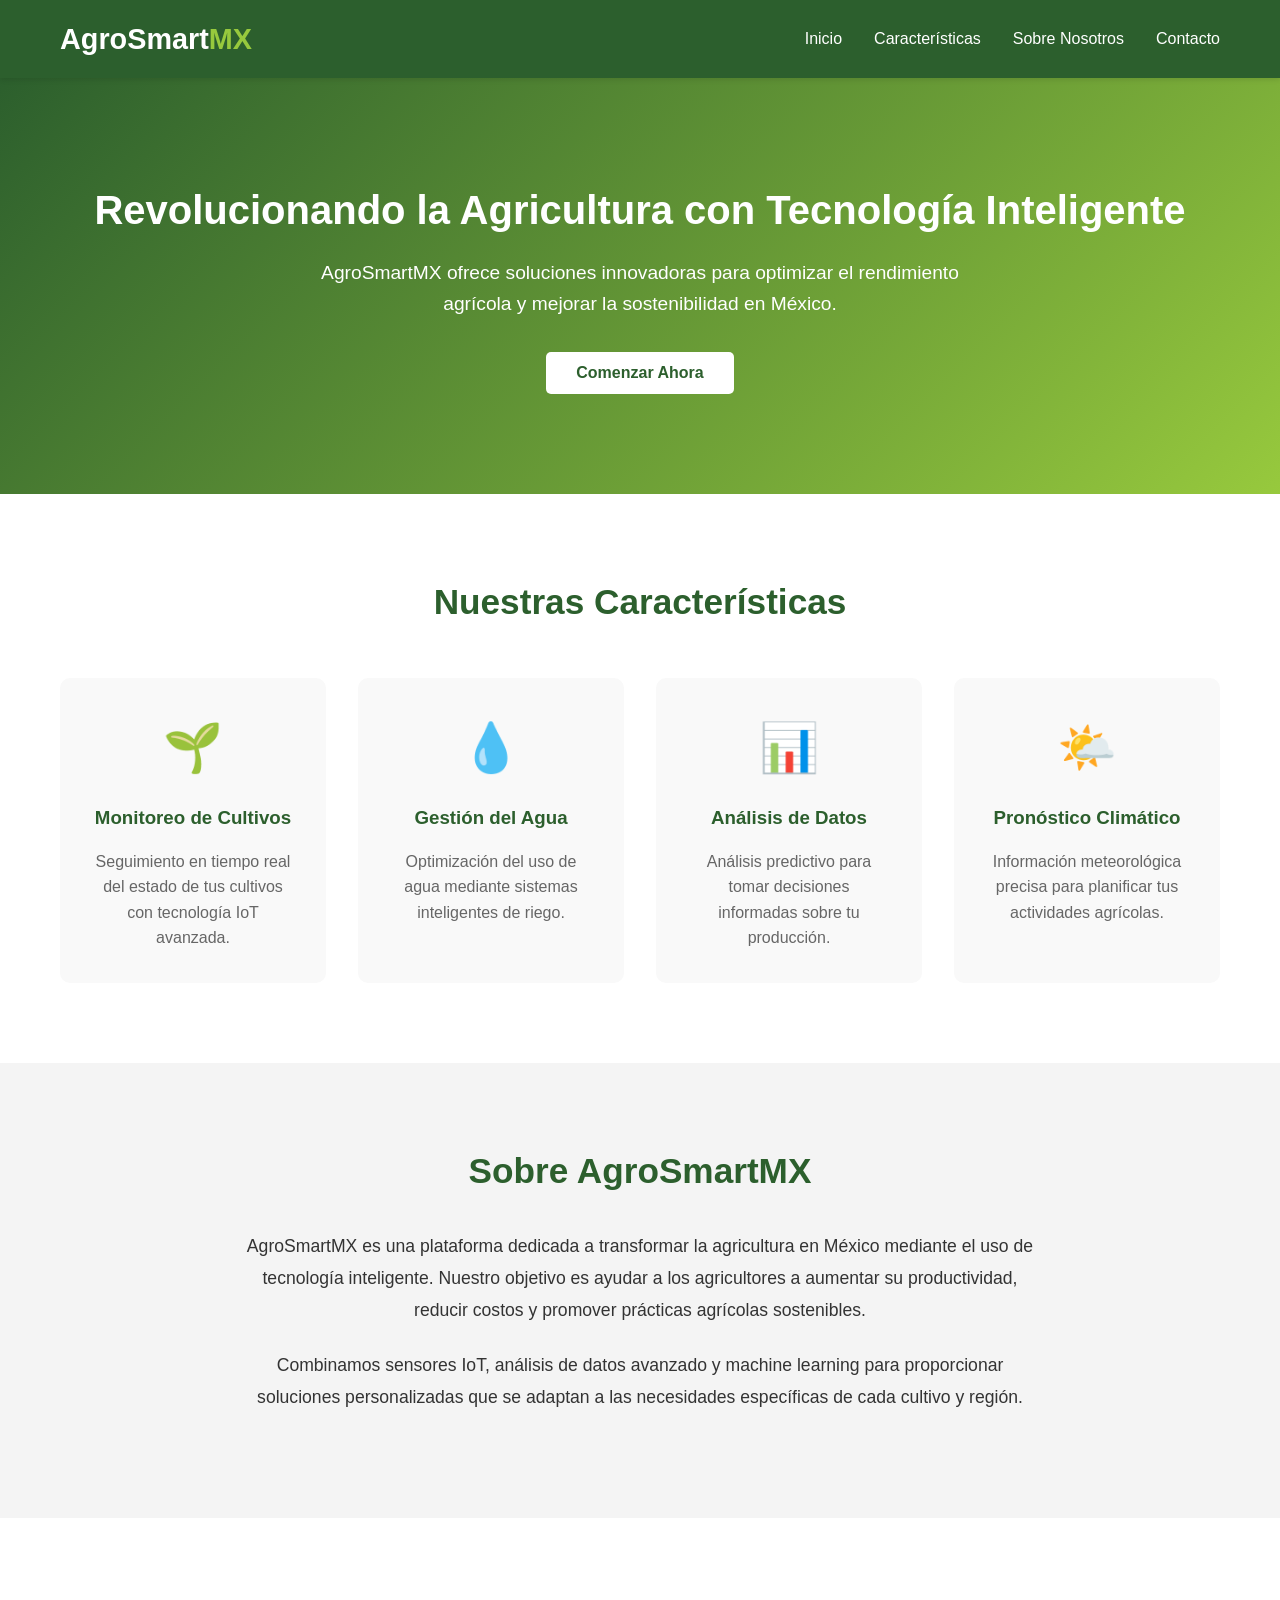
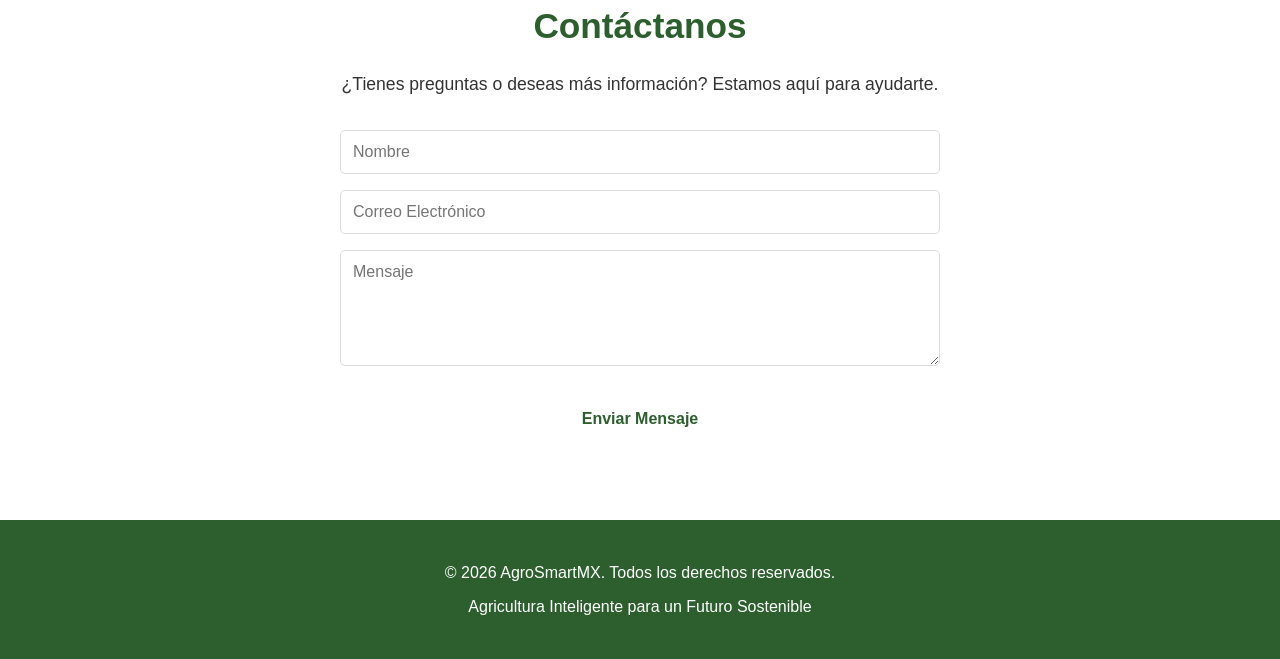
<file: index.html>
<!DOCTYPE html>
<html lang="es">
<head>
    <meta charset="UTF-8">
    <meta name="viewport" content="width=device-width, initial-scale=1.0">
    <meta name="description" content="AgroSmartMX - Soluciones inteligentes para la agricultura moderna">
    <title>AgroSmartMX - Agricultura Inteligente</title>
    <link rel="stylesheet" href="styles.css">
</head>
<body>
    <header>
        <nav class="navbar">
            <div class="container">
                <div class="logo">
                    <h1>AgroSmart<span class="highlight">MX</span></h1>
                </div>
                <ul class="nav-menu">
                    <li><a href="#inicio">Inicio</a></li>
                    <li><a href="#caracteristicas">Características</a></li>
                    <li><a href="#sobre-nosotros">Sobre Nosotros</a></li>
                    <li><a href="#contacto">Contacto</a></li>
                </ul>
            </div>
        </nav>
    </header>

    <main>
        <section id="inicio" class="hero">
            <div class="container">
                <div class="hero-content">
                    <h2>Revolucionando la Agricultura con Tecnología Inteligente</h2>
                    <p>AgroSmartMX ofrece soluciones innovadoras para optimizar el rendimiento agrícola y mejorar la sostenibilidad en México.</p>
                    <button class="btn-primary">Comenzar Ahora</button>
                </div>
            </div>
        </section>

        <section id="caracteristicas" class="features">
            <div class="container">
                <h2>Nuestras Características</h2>
                <div class="features-grid">
                    <div class="feature-card">
                        <div class="icon">🌱</div>
                        <h3>Monitoreo de Cultivos</h3>
                        <p>Seguimiento en tiempo real del estado de tus cultivos con tecnología IoT avanzada.</p>
                    </div>
                    <div class="feature-card">
                        <div class="icon">💧</div>
                        <h3>Gestión del Agua</h3>
                        <p>Optimización del uso de agua mediante sistemas inteligentes de riego.</p>
                    </div>
                    <div class="feature-card">
                        <div class="icon">📊</div>
                        <h3>Análisis de Datos</h3>
                        <p>Análisis predictivo para tomar decisiones informadas sobre tu producción.</p>
                    </div>
                    <div class="feature-card">
                        <div class="icon">🌤️</div>
                        <h3>Pronóstico Climático</h3>
                        <p>Información meteorológica precisa para planificar tus actividades agrícolas.</p>
                    </div>
                </div>
            </div>
        </section>

        <section id="sobre-nosotros" class="about">
            <div class="container">
                <h2>Sobre AgroSmartMX</h2>
                <p>AgroSmartMX es una plataforma dedicada a transformar la agricultura en México mediante el uso de tecnología inteligente. Nuestro objetivo es ayudar a los agricultores a aumentar su productividad, reducir costos y promover prácticas agrícolas sostenibles.</p>
                <p>Combinamos sensores IoT, análisis de datos avanzado y machine learning para proporcionar soluciones personalizadas que se adaptan a las necesidades específicas de cada cultivo y región.</p>
            </div>
        </section>

        <section id="contacto" class="contact">
            <div class="container">
                <h2>Contáctanos</h2>
                <p>¿Tienes preguntas o deseas más información? Estamos aquí para ayudarte.</p>
                <form class="contact-form">
                    <input type="text" placeholder="Nombre" required>
                    <input type="email" placeholder="Correo Electrónico" required>
                    <textarea placeholder="Mensaje" rows="5" required></textarea>
                    <button type="submit" class="btn-primary">Enviar Mensaje</button>
                </form>
            </div>
        </section>
    </main>

    <footer>
        <div class="container">
            <p>&copy; 2026 AgroSmartMX. Todos los derechos reservados.</p>
            <p>Agricultura Inteligente para un Futuro Sostenible</p>
        </div>
    </footer>

    <script src="script.js"></script>
</body>
</html>
</file>
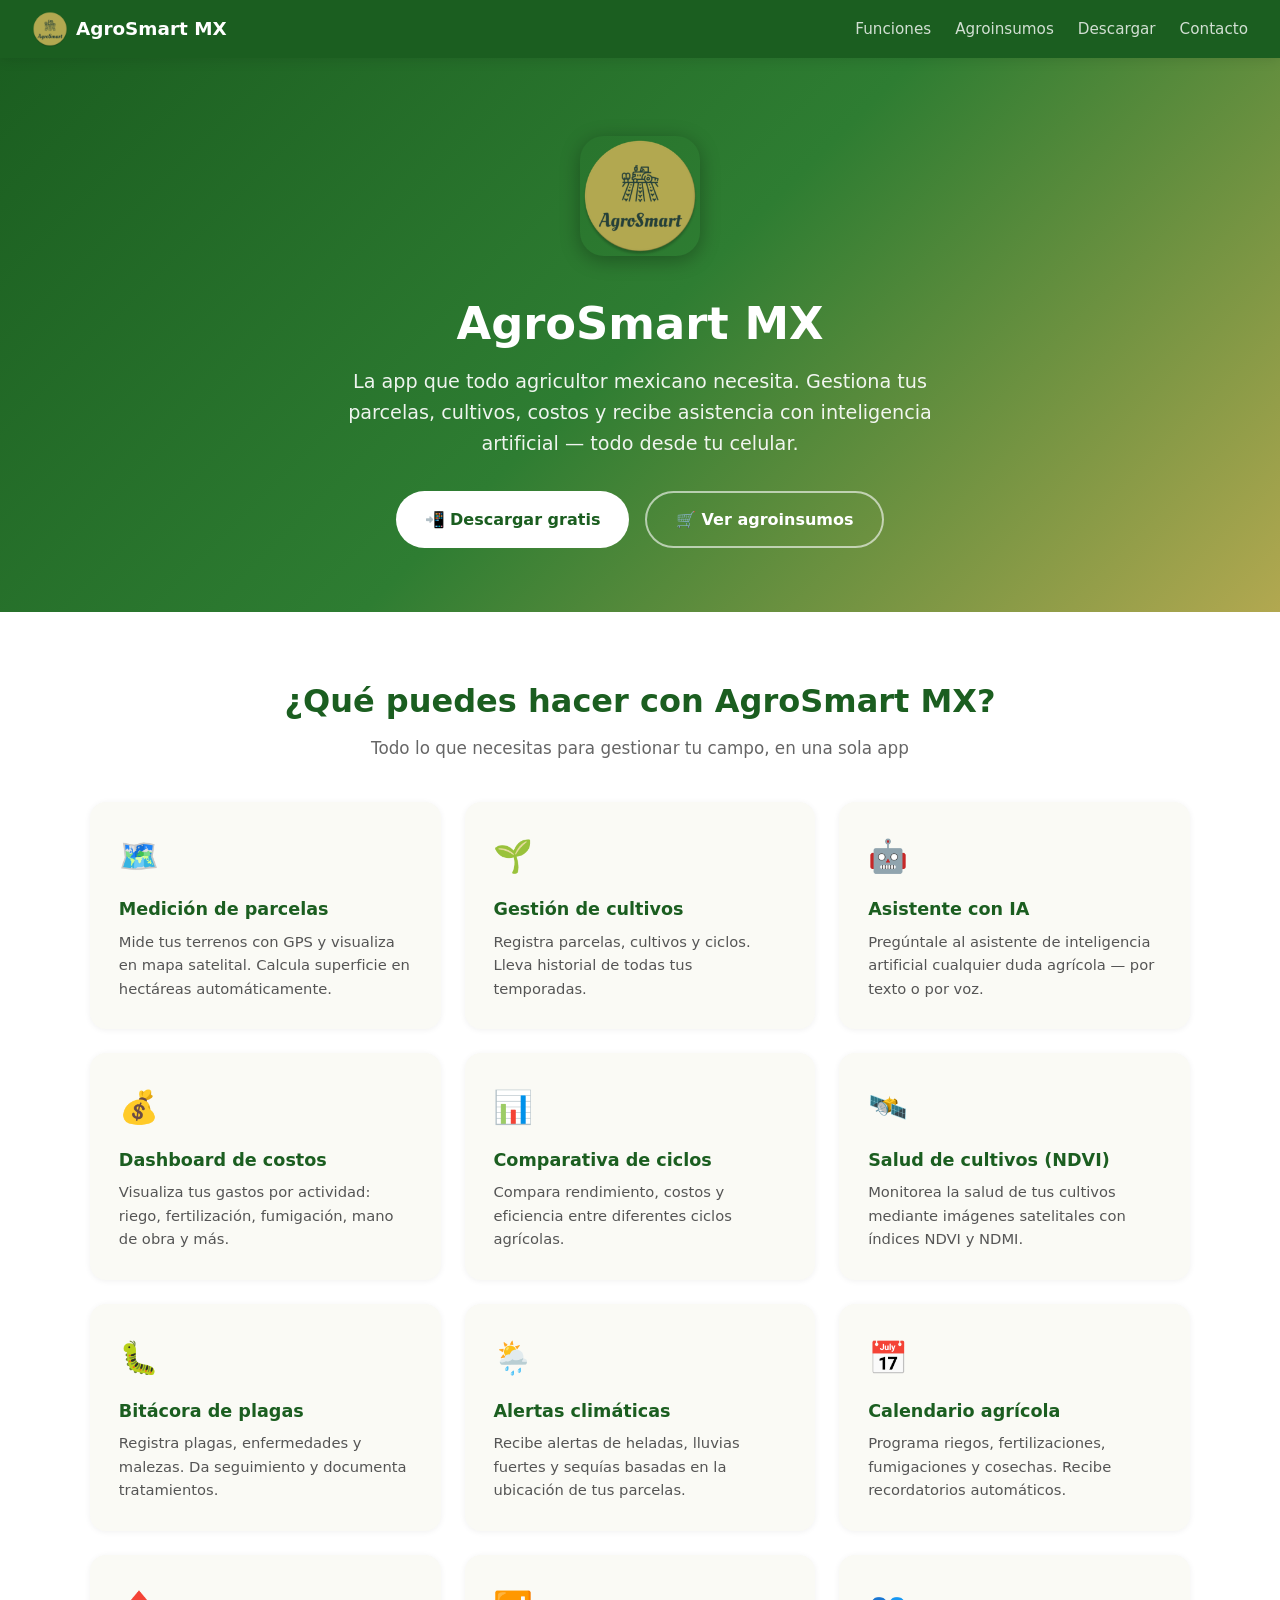
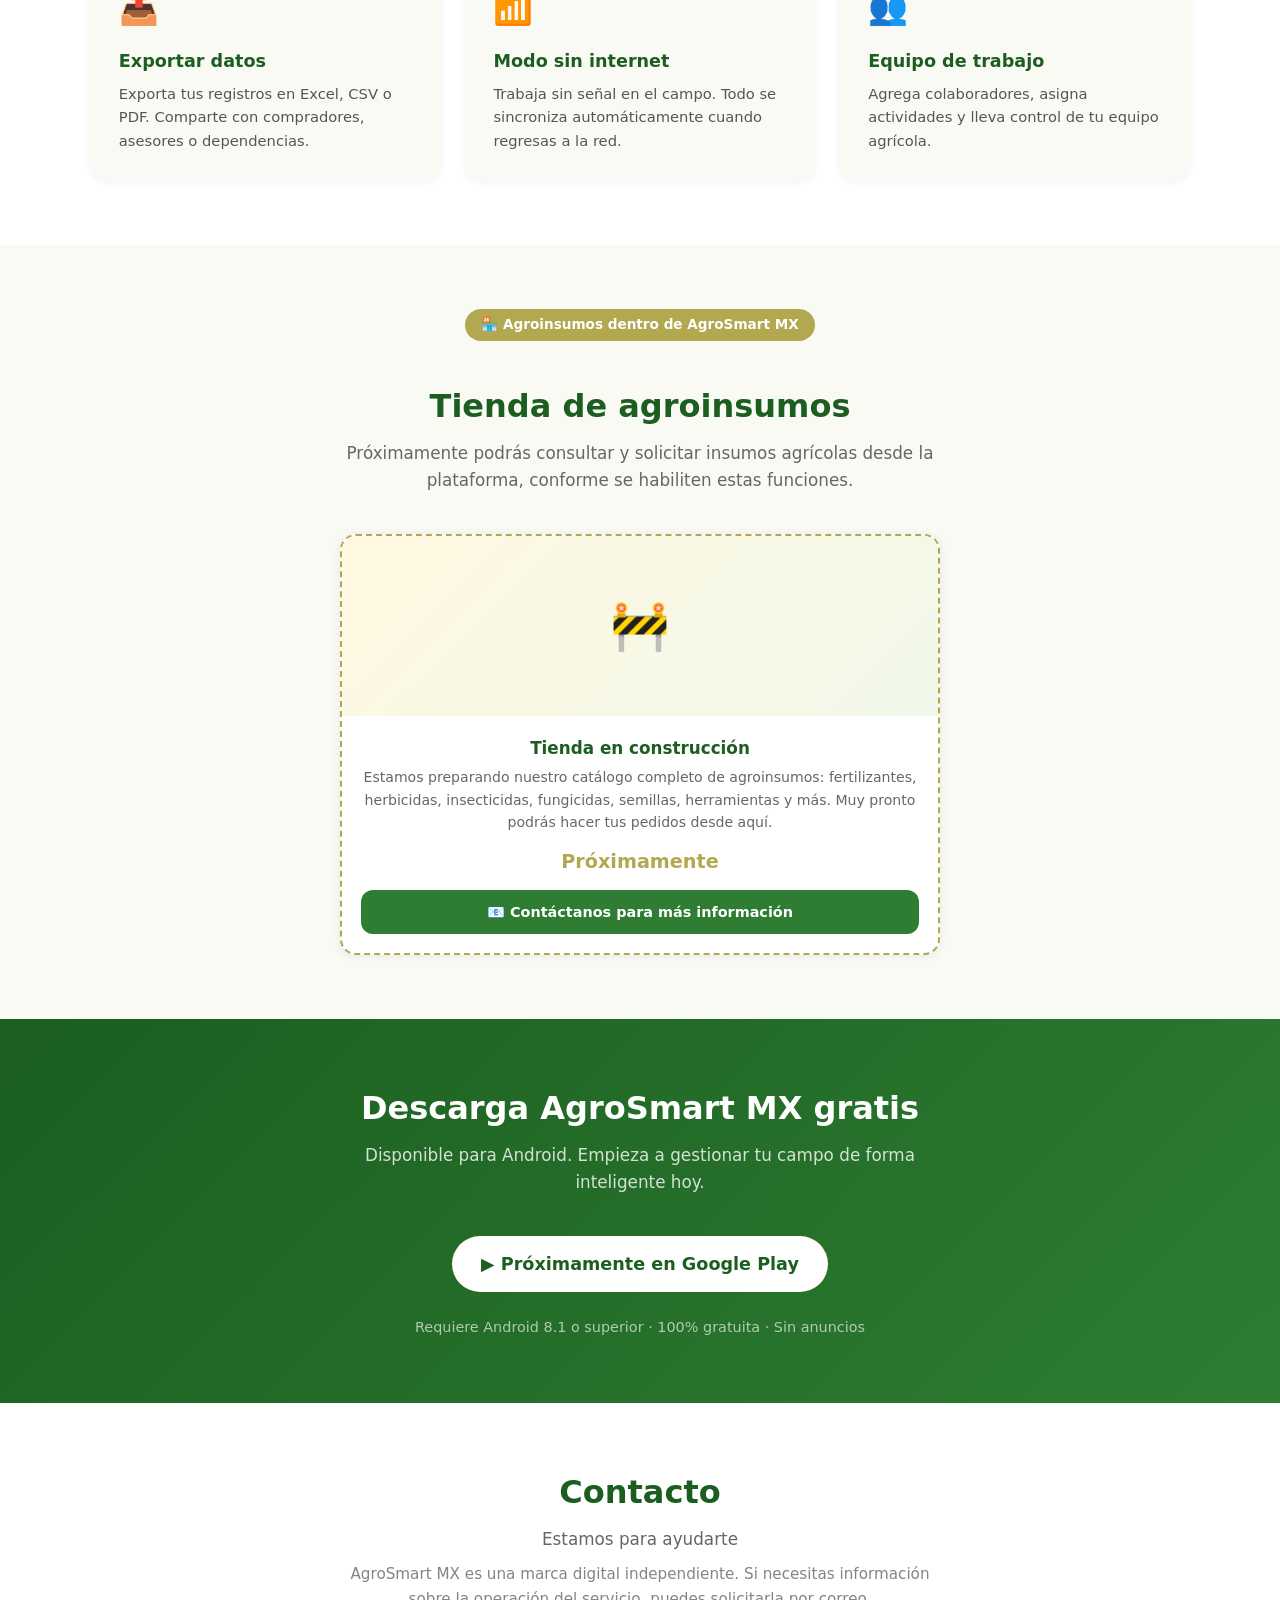
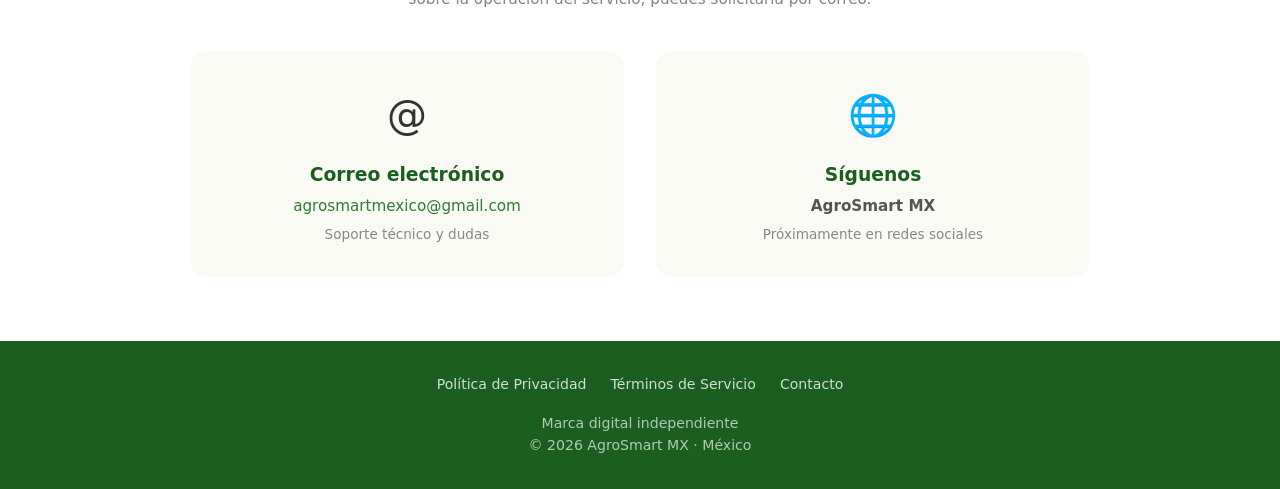
<file: docs/index.html>
<!DOCTYPE html>
<html lang="es">
<head>
    <meta charset="UTF-8">
    <meta name="viewport" content="width=device-width, initial-scale=1.0">
    <title>AgroSmart MX — Gestión agrícola inteligente</title>
    <meta name="description" content="Aplicación móvil para agricultores mexicanos. Gestiona parcelas, cultivos, costos y más con inteligencia artificial. AgroSmart MX es una marca digital independiente.">
    <meta name="theme-color" content="#2E7D32">
    <link rel="icon" type="image/webp" href="img/icon.webp">
    <!-- Open Graph -->
    <meta property="og:title" content="AgroSmart MX — Gestión agrícola inteligente">
    <meta property="og:description" content="App para agricultores mexicanos. Parcelas, cultivos, costos, IA y más.">
    <meta property="og:image" content="img/icon_round.webp">
    <meta property="og:type" content="website">
    <style>
        /* ===== RESET & BASE ===== */
        *, *::before, *::after { box-sizing: border-box; margin: 0; padding: 0; }
        html { scroll-behavior: smooth; }
        body {
            font-family: 'Segoe UI', system-ui, -apple-system, sans-serif;
            color: #333; line-height: 1.6; background: #fafaf5;
        }
        img { max-width: 100%; height: auto; }
        a { color: #2E7D32; text-decoration: none; }
        a:hover { text-decoration: underline; }

        /* ===== COLORS ===== */
        :root {
            --green-dark: #1B5E20;
            --green: #2E7D32;
            --green-light: #4CAF50;
            --olive: #B2A850;
            --cream: #fafaf5;
            --white: #ffffff;
            --shadow: 0 2px 12px rgba(0,0,0,.1);
        }

        /* ===== NAV ===== */
        nav {
            position: fixed; top: 0; width: 100%; z-index: 100;
            background: var(--green-dark); color: var(--white);
            display: flex; align-items: center; justify-content: space-between;
            padding: .7rem 2rem; box-shadow: var(--shadow);
        }
        nav .brand { display: flex; align-items: center; gap: .5rem; font-weight: 700; font-size: 1.15rem; }
        nav .brand img { width: 36px; height: 36px; border-radius: 8px; }
        nav ul { list-style: none; display: flex; gap: 1.5rem; }
        nav ul a { color: #ffffffcc; font-size: .95rem; transition: color .2s; }
        nav ul a:hover { color: #fff; text-decoration: none; }
        .hamburger { display: none; background: none; border: none; color: #fff; font-size: 1.5rem; cursor: pointer; }

        /* ===== HERO ===== */
        .hero {
            margin-top: 56px;
            background: linear-gradient(135deg, var(--green-dark) 0%, var(--green) 50%, var(--olive) 100%);
            color: var(--white); text-align: center;
            padding: 5rem 1.5rem 4rem;
        }
        .hero img { width: 120px; height: 120px; border-radius: 24px; box-shadow: 0 4px 20px rgba(0,0,0,.3); margin-bottom: 1.5rem; }
        .hero h1 { font-size: 2.8rem; margin-bottom: .5rem; }
        .hero p { font-size: 1.2rem; max-width: 600px; margin: 0 auto 2rem; opacity: .92; }
        .hero .cta-group { display: flex; gap: 1rem; justify-content: center; flex-wrap: wrap; }
        .btn {
            display: inline-flex; align-items: center; gap: .5rem;
            padding: .85rem 1.8rem; border-radius: 50px; font-weight: 600;
            font-size: 1rem; transition: transform .2s, box-shadow .2s;
            border: none; cursor: pointer; text-decoration: none;
        }
        .btn:hover { transform: translateY(-2px); box-shadow: 0 4px 16px rgba(0,0,0,.25); text-decoration: none; }
        .btn-white { background: #fff; color: var(--green-dark); }
        .btn-outline { background: transparent; color: #fff; border: 2px solid rgba(255,255,255,.6); }
        .btn-green { background: var(--green); color: #fff; }
        .btn-whatsapp { background: #25D366; color: #fff; }

        /* ===== SECTIONS ===== */
        section { padding: 4rem 1.5rem; }
        .section-title { text-align: center; margin-bottom: 2.5rem; }
        .section-title h2 { font-size: 2rem; color: var(--green-dark); margin-bottom: .5rem; }
        .section-title p { color: #666; font-size: 1.05rem; max-width: 600px; margin: 0 auto; }

        /* ===== FEATURES ===== */
        #funciones { background: var(--white); }
        .features-grid {
            display: grid; grid-template-columns: repeat(auto-fit, minmax(260px, 1fr));
            gap: 1.5rem; max-width: 1100px; margin: 0 auto;
        }
        .feature-card {
            background: var(--cream); border-radius: 16px; padding: 1.8rem;
            box-shadow: 0 1px 6px rgba(0,0,0,.06); transition: transform .2s;
        }
        .feature-card:hover { transform: translateY(-4px); box-shadow: var(--shadow); }
        .feature-card .icon { font-size: 2rem; margin-bottom: .8rem; }
        .feature-card h3 { font-size: 1.1rem; color: var(--green-dark); margin-bottom: .4rem; }
        .feature-card p { font-size: .92rem; color: #555; }

        /* ===== TIENDA ===== */
        #tienda { background: var(--cream); }
        .store-header { text-align: center; margin-bottom: 2rem; }
        .store-header .badge {
            display: inline-block; background: var(--olive); color: #fff;
            padding: .3rem 1rem; border-radius: 20px; font-size: .85rem; font-weight: 600; margin-bottom: .5rem;
        }
        .products-grid {
            display: grid; grid-template-columns: repeat(auto-fit, minmax(280px, 1fr));
            gap: 1.5rem; max-width: 1100px; margin: 0 auto;
        }
        .product-card {
            background: var(--white); border-radius: 16px; overflow: hidden;
            box-shadow: 0 1px 8px rgba(0,0,0,.08); transition: transform .2s;
            display: flex; flex-direction: column;
        }
        .product-card:hover { transform: translateY(-3px); box-shadow: var(--shadow); }
        .product-img {
            height: 180px; display: flex; align-items: center; justify-content: center;
            font-size: 4rem; background: linear-gradient(135deg, #e8f5e9, #f1f8e9);
        }
        .product-body { padding: 1.2rem; flex: 1; display: flex; flex-direction: column; }
        .product-body h3 { font-size: 1.05rem; color: var(--green-dark); margin-bottom: .3rem; }
        .product-body .desc { font-size: .88rem; color: #666; flex: 1; margin-bottom: .8rem; }
        .product-body .price { font-size: 1.2rem; font-weight: 700; color: var(--green); margin-bottom: .8rem; }
        .product-body .btn-whatsapp { width: 100%; justify-content: center; font-size: .9rem; padding: .65rem 1rem; border-radius: 12px; }

        /* ===== DESCARGA ===== */
        #descarga { background: linear-gradient(135deg, var(--green-dark), var(--green)); color: var(--white); text-align: center; }
        #descarga h2 { color: #fff; }
        #descarga p { color: #ffffffcc; }
        .download-badges { display: flex; gap: 1rem; justify-content: center; margin-top: 2rem; flex-wrap: wrap; }
        .download-badges img { height: 56px; }

        /* ===== CONTACTO ===== */
        #contacto { background: var(--white); }
        .contact-grid {
            display: grid; grid-template-columns: repeat(auto-fit, minmax(280px, 1fr));
            gap: 2rem; max-width: 900px; margin: 0 auto;
        }
        .contact-card {
            text-align: center; padding: 2rem; border-radius: 16px; background: var(--cream);
        }
        .contact-card .icon { font-size: 2.5rem; margin-bottom: .8rem; }
        .contact-card h3 { color: var(--green-dark); margin-bottom: .3rem; }
        .contact-card p { color: #555; font-size: .95rem; }

        /* ===== FOOTER ===== */
        footer {
            background: var(--green-dark); color: #ffffffaa; text-align: center;
            padding: 2rem 1.5rem; font-size: .88rem;
        }
        footer a { color: #ffffffcc; }
        footer .links { display: flex; gap: 1.5rem; justify-content: center; margin-bottom: 1rem; flex-wrap: wrap; }

        /* ===== RESPONSIVE ===== */
        @media (max-width: 768px) {
            nav ul { display: none; flex-direction: column; position: absolute; top: 56px; left: 0; width: 100%; background: var(--green-dark); padding: 1rem 2rem; gap: .8rem; }
            nav ul.open { display: flex; }
            .hamburger { display: block; }
            .hero h1 { font-size: 2rem; }
            .hero p { font-size: 1rem; }
            section { padding: 3rem 1rem; }
        }
    </style>
</head>
<body>

<!-- NAV -->
<nav>
    <div class="brand">
        <img src="img/icon_round.webp" alt="AgroSmart MX" width="36" height="36">
        AgroSmart MX
    </div>
    <button class="hamburger" onclick="document.getElementById('navLinks').classList.toggle('open')" aria-label="Menú">☰</button>
    <ul id="navLinks">
        <li><a href="#funciones">Funciones</a></li>
        <li><a href="#tienda">Agroinsumos</a></li>
        <li><a href="#descarga">Descargar</a></li>
        <li><a href="#contacto">Contacto</a></li>
    </ul>
</nav>

<!-- HERO -->
<section class="hero">
    <img src="img/icon_round.webp" alt="AgroSmart MX" width="120" height="120">
    <h1>AgroSmart MX</h1>
    <p>La app que todo agricultor mexicano necesita. Gestiona tus parcelas, cultivos, costos y recibe asistencia con inteligencia artificial — todo desde tu celular.</p>
    <div class="cta-group">
        <a href="#descarga" class="btn btn-white">📲 Descargar gratis</a>
        <a href="#tienda" class="btn btn-outline">🛒 Ver agroinsumos</a>
    </div>
</section>

<!-- FUNCIONES -->
<section id="funciones">
    <div class="section-title">
        <h2>¿Qué puedes hacer con AgroSmart MX?</h2>
        <p>Todo lo que necesitas para gestionar tu campo, en una sola app</p>
    </div>
    <div class="features-grid">
        <div class="feature-card">
            <div class="icon">🗺️</div>
            <h3>Medición de parcelas</h3>
            <p>Mide tus terrenos con GPS y visualiza en mapa satelital. Calcula superficie en hectáreas automáticamente.</p>
        </div>
        <div class="feature-card">
            <div class="icon">🌱</div>
            <h3>Gestión de cultivos</h3>
            <p>Registra parcelas, cultivos y ciclos. Lleva historial de todas tus temporadas.</p>
        </div>
        <div class="feature-card">
            <div class="icon">🤖</div>
            <h3>Asistente con IA</h3>
            <p>Pregúntale al asistente de inteligencia artificial cualquier duda agrícola — por texto o por voz.</p>
        </div>
        <div class="feature-card">
            <div class="icon">💰</div>
            <h3>Dashboard de costos</h3>
            <p>Visualiza tus gastos por actividad: riego, fertilización, fumigación, mano de obra y más.</p>
        </div>
        <div class="feature-card">
            <div class="icon">📊</div>
            <h3>Comparativa de ciclos</h3>
            <p>Compara rendimiento, costos y eficiencia entre diferentes ciclos agrícolas.</p>
        </div>
        <div class="feature-card">
            <div class="icon">🛰️</div>
            <h3>Salud de cultivos (NDVI)</h3>
            <p>Monitorea la salud de tus cultivos mediante imágenes satelitales con índices NDVI y NDMI.</p>
        </div>
        <div class="feature-card">
            <div class="icon">🐛</div>
            <h3>Bitácora de plagas</h3>
            <p>Registra plagas, enfermedades y malezas. Da seguimiento y documenta tratamientos.</p>
        </div>
        <div class="feature-card">
            <div class="icon">🌦️</div>
            <h3>Alertas climáticas</h3>
            <p>Recibe alertas de heladas, lluvias fuertes y sequías basadas en la ubicación de tus parcelas.</p>
        </div>
        <div class="feature-card">
            <div class="icon">📅</div>
            <h3>Calendario agrícola</h3>
            <p>Programa riegos, fertilizaciones, fumigaciones y cosechas. Recibe recordatorios automáticos.</p>
        </div>
        <div class="feature-card">
            <div class="icon">📤</div>
            <h3>Exportar datos</h3>
            <p>Exporta tus registros en Excel, CSV o PDF. Comparte con compradores, asesores o dependencias.</p>
        </div>
        <div class="feature-card">
            <div class="icon">📶</div>
            <h3>Modo sin internet</h3>
            <p>Trabaja sin señal en el campo. Todo se sincroniza automáticamente cuando regresas a la red.</p>
        </div>
        <div class="feature-card">
            <div class="icon">👥</div>
            <h3>Equipo de trabajo</h3>
            <p>Agrega colaboradores, asigna actividades y lleva control de tu equipo agrícola.</p>
        </div>
    </div>
</section>

<!-- TIENDA -->
<section id="tienda">
    <div class="section-title">
        <div class="store-header">
            <span class="badge">🏪 Agroinsumos dentro de AgroSmart MX</span>
        </div>
        <h2>Tienda de agroinsumos</h2>
        <p>Próximamente podrás consultar y solicitar insumos agrícolas desde la plataforma, conforme se habiliten estas funciones.</p>
    </div>
    <div class="products-grid">

        <div class="product-card" style="border: 2px dashed var(--olive); grid-column: 1 / -1; max-width: 600px; margin: 0 auto;">
            <div class="product-img" style="background: linear-gradient(135deg, #fff8e1, #f1f8e9); font-size: 3rem;">🚧</div>
            <div class="product-body" style="text-align: center;">
                <h3>Tienda en construcción</h3>
                <p class="desc">Estamos preparando nuestro catálogo completo de agroinsumos: fertilizantes, herbicidas, insecticidas, fungicidas, semillas, herramientas y más. Muy pronto podrás hacer tus pedidos desde aquí.</p>
                <div class="price" style="color: var(--olive);">Próximamente</div>
                <a href="mailto:agrosmartmexico@gmail.com" class="btn btn-green" style="width: 100%; justify-content: center; font-size: .9rem; padding: .65rem 1rem; border-radius: 12px;">📧 Contáctanos para más información</a>
            </div>
        </div>

    </div>
</section>

<!-- DESCARGA -->
<section id="descarga">
    <div class="section-title">
        <h2>Descarga AgroSmart MX gratis</h2>
        <p>Disponible para Android. Empieza a gestionar tu campo de forma inteligente hoy.</p>
    </div>
    <div class="download-badges">
        <!-- Reemplazar con tu link real de Play Store cuando esté publicada -->
        <a href="#" class="btn btn-white" style="font-size: 1.1rem;">
            ▶️ Próximamente en Google Play
        </a>
    </div>
    <p style="margin-top: 1.5rem; font-size: .9rem; opacity: .8;">Requiere Android 8.1 o superior · 100% gratuita · Sin anuncios</p>
</section>

<!-- CONTACTO -->
<section id="contacto">
    <div class="section-title">
        <h2>Contacto</h2>
        <p>Estamos para ayudarte</p>
        <p style="margin-top: .6rem; font-size: .95rem; opacity: .8;">AgroSmart MX es una marca digital independiente. Si necesitas información sobre la operación del servicio, puedes solicitarla por correo.</p>
    </div>
    <div class="contact-grid">
        <div class="contact-card">
            <div class="icon">@</div>
            <h3>Correo electrónico</h3>
            <p><a href="mailto:agrosmartmexico@gmail.com">agrosmartmexico@gmail.com</a></p>
            <p style="font-size:.85rem; color: #888; margin-top: .3rem;">Soporte técnico y dudas</p>
        </div>
        <div class="contact-card">
            <div class="icon">🌐</div>
            <h3>Síguenos</h3>
            <p><strong>AgroSmart MX</strong></p>
            <p style="font-size:.85rem; color: #888; margin-top: .3rem;">Próximamente en redes sociales</p>
        </div>
    </div>
</section>

<!-- FOOTER -->
<footer>
    <div class="links">
        <a href="privacidad.html">Política de Privacidad</a>
        <a href="terminos.html">Términos de Servicio</a>
        <a href="#contacto">Contacto</a>
    </div>
    <p style="margin-top: .75rem;">Marca digital independiente</p>
    <p>&copy; 2026 AgroSmart MX · México</p>
</footer>

<script>
    // Close mobile menu on link click
    document.querySelectorAll('#navLinks a').forEach(link => {
        link.addEventListener('click', () => {
            document.getElementById('navLinks').classList.remove('open');
        });
    });
</script>

</body>
</html>
</file>
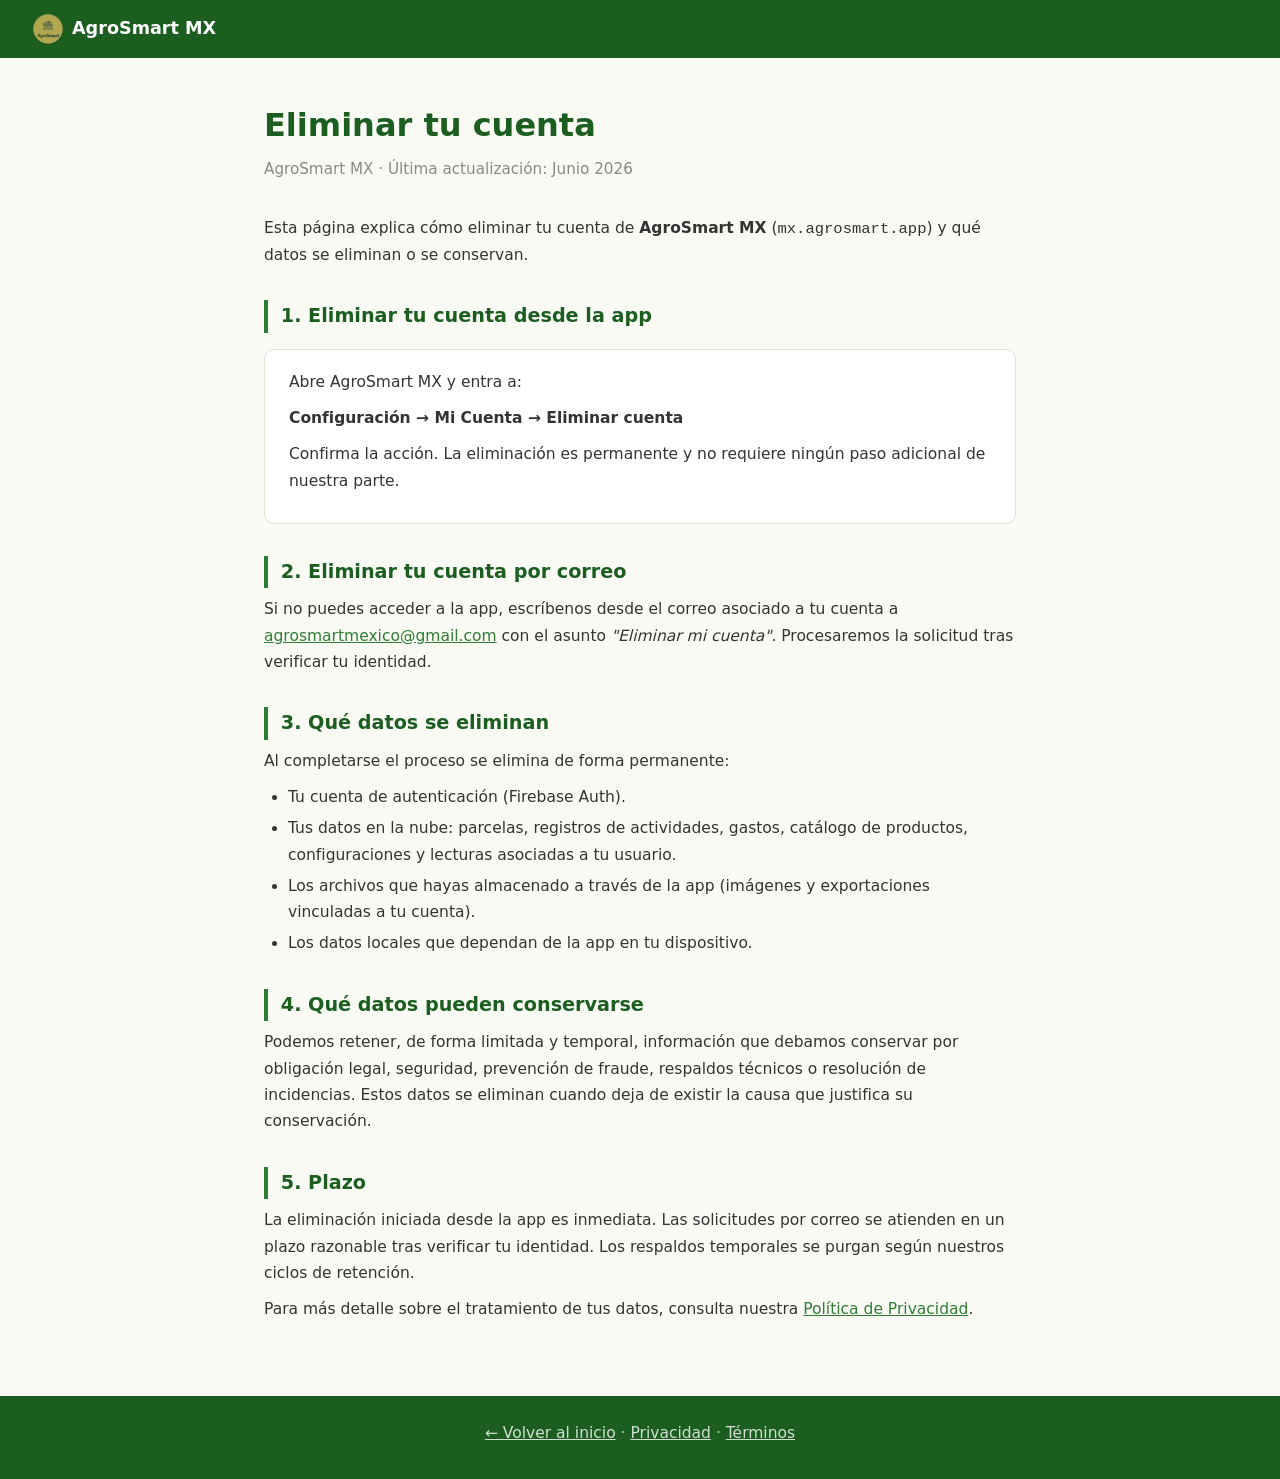
<file: docs/eliminar-cuenta.html>
<!DOCTYPE html>
<html lang="es">
<head>
    <meta charset="UTF-8">
    <meta name="viewport" content="width=device-width, initial-scale=1.0">
    <title>Eliminar cuenta — AgroSmart MX</title>
    <meta name="description" content="Cómo eliminar tu cuenta de AgroSmart MX y qué datos se eliminan.">
    <meta name="theme-color" content="#2E7D32">
    <link rel="icon" type="image/webp" href="img/icon.webp">
    <style>
        *, *::before, *::after { box-sizing: border-box; margin: 0; padding: 0; }
        html { scroll-behavior: smooth; }
        body {
            font-family: 'Segoe UI', system-ui, -apple-system, sans-serif;
            color: #333; line-height: 1.7; background: #fafaf5;
        }
        a { color: #2E7D32; }
        :root {
            --green-dark: #1B5E20;
            --green: #2E7D32;
        }
        nav {
            background: var(--green-dark); color: #fff;
            display: flex; align-items: center; gap: .5rem;
            padding: .8rem 2rem; font-weight: 700; font-size: 1.1rem;
        }
        nav img { width: 32px; height: 32px; border-radius: 8px; }
        nav a { color: #fff; text-decoration: none; }
        nav a:hover { text-decoration: underline; }
        .container {
            max-width: 800px; margin: 0 auto; padding: 2.5rem 1.5rem 4rem;
        }
        h1 {
            font-size: 2rem; color: var(--green-dark); margin-bottom: .3rem;
        }
        .date { color: #888; margin-bottom: 2rem; font-size: .95rem; }
        h2 {
            font-size: 1.2rem; color: var(--green-dark);
            margin-top: 2rem; margin-bottom: .5rem;
            border-left: 4px solid var(--green); padding-left: .8rem;
        }
        p, li { font-size: .97rem; margin-bottom: .6rem; }
        ul { padding-left: 1.5rem; margin-bottom: 1rem; }
        li { margin-bottom: .3rem; }
        .steps { background: #fff; border: 1px solid #e0e0d5; border-radius: 10px; padding: 1.2rem 1.5rem; margin: 1rem 0; }
        footer {
            background: var(--green-dark); color: #ffffffaa; text-align: center;
            padding: 1.5rem; font-size: .85rem;
        }
        footer a { color: #ffffffcc; }
    </style>
</head>
<body>

<nav>
    <a href="index.html" style="display:flex;align-items:center;gap:.5rem;">
        <img src="img/icon_round.webp" alt="AgroSmart MX" width="32" height="32">
        AgroSmart MX
    </a>
</nav>

<div class="container">

<h1>Eliminar tu cuenta</h1>
<p class="date">AgroSmart MX · Última actualización: Junio 2026</p>

<p>Esta página explica cómo eliminar tu cuenta de <strong>AgroSmart MX</strong>
(<code>mx.agrosmart.app</code>) y qué datos se eliminan o se conservan.</p>

<h2>1. Eliminar tu cuenta desde la app</h2>
<div class="steps">
    <p>Abre AgroSmart MX y entra a:</p>
    <p><strong>Configuración → Mi Cuenta → Eliminar cuenta</strong></p>
    <p>Confirma la acción. La eliminación es permanente y no requiere ningún paso adicional de nuestra parte.</p>
</div>

<h2>2. Eliminar tu cuenta por correo</h2>
<p>Si no puedes acceder a la app, escríbenos desde el correo asociado a tu cuenta a
<a href="mailto:agrosmartmexico@gmail.com">agrosmartmexico@gmail.com</a> con el asunto
<em>"Eliminar mi cuenta"</em>. Procesaremos la solicitud tras verificar tu identidad.</p>

<h2>3. Qué datos se eliminan</h2>
<p>Al completarse el proceso se elimina de forma permanente:</p>
<ul>
    <li>Tu cuenta de autenticación (Firebase Auth).</li>
    <li>Tus datos en la nube: parcelas, registros de actividades, gastos, catálogo de productos, configuraciones y lecturas asociadas a tu usuario.</li>
    <li>Los archivos que hayas almacenado a través de la app (imágenes y exportaciones vinculadas a tu cuenta).</li>
    <li>Los datos locales que dependan de la app en tu dispositivo.</li>
</ul>

<h2>4. Qué datos pueden conservarse</h2>
<p>Podemos retener, de forma limitada y temporal, información que debamos conservar por
obligación legal, seguridad, prevención de fraude, respaldos técnicos o resolución de
incidencias. Estos datos se eliminan cuando deja de existir la causa que justifica su
conservación.</p>

<h2>5. Plazo</h2>
<p>La eliminación iniciada desde la app es inmediata. Las solicitudes por correo se
atienden en un plazo razonable tras verificar tu identidad. Los respaldos temporales se
purgan según nuestros ciclos de retención.</p>

<p>Para más detalle sobre el tratamiento de tus datos, consulta nuestra
<a href="privacidad.html">Política de Privacidad</a>.</p>

</div>

<footer>
    <p><a href="index.html">← Volver al inicio</a> · <a href="privacidad.html">Privacidad</a> · <a href="terminos.html">Términos</a></p>
</footer>

</body>
</html>
</file>
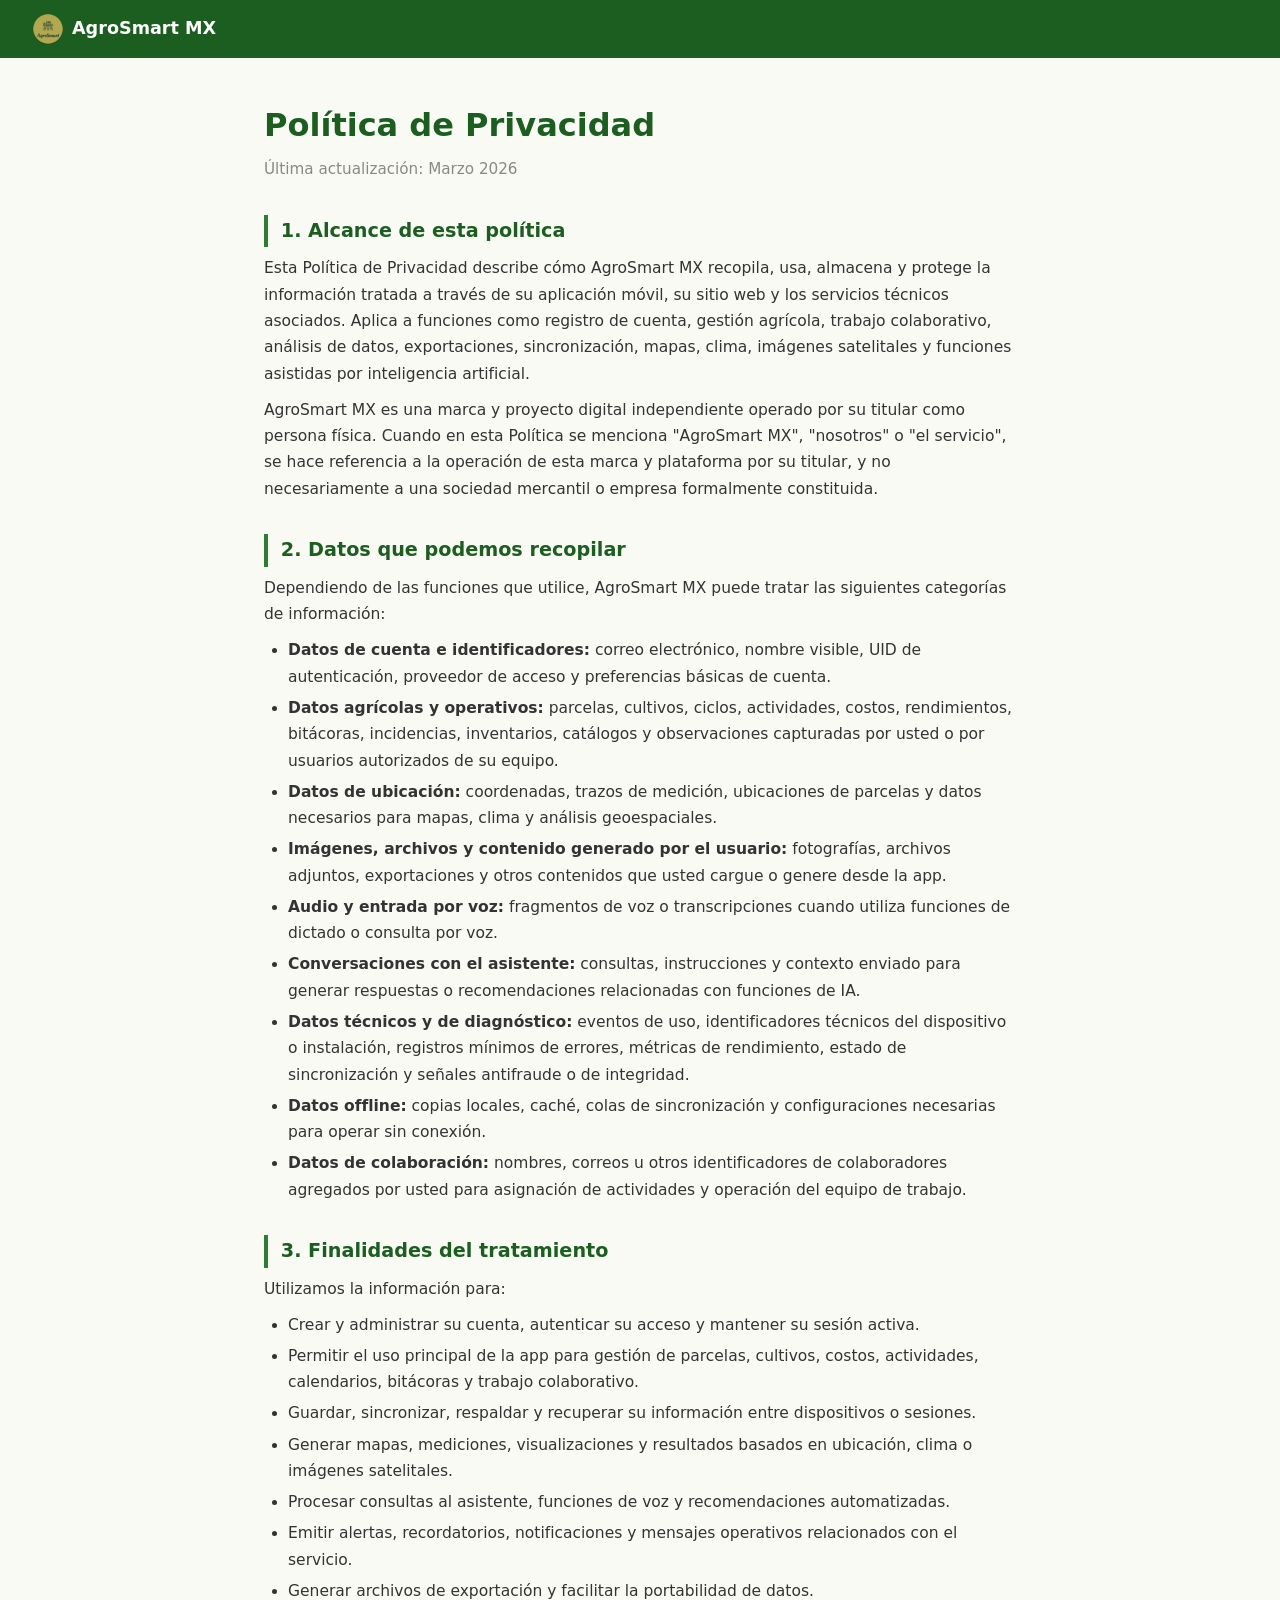
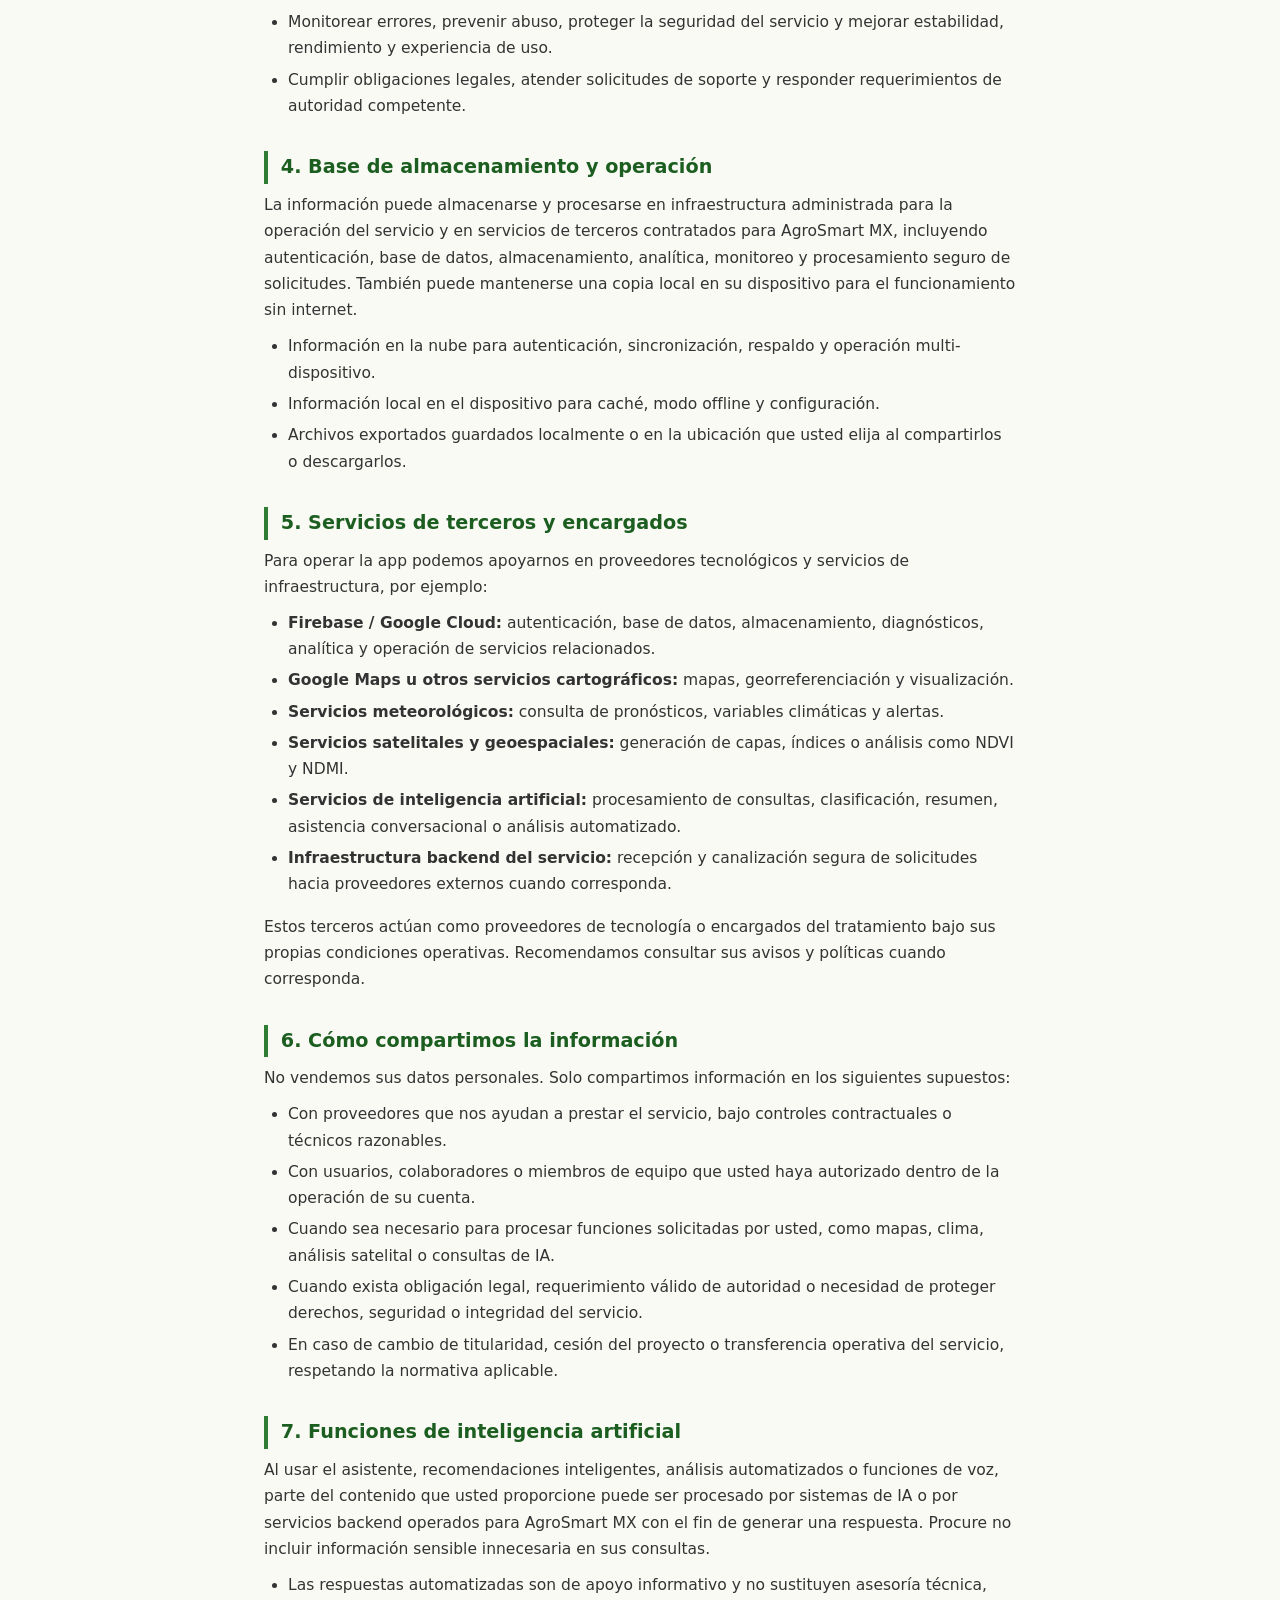
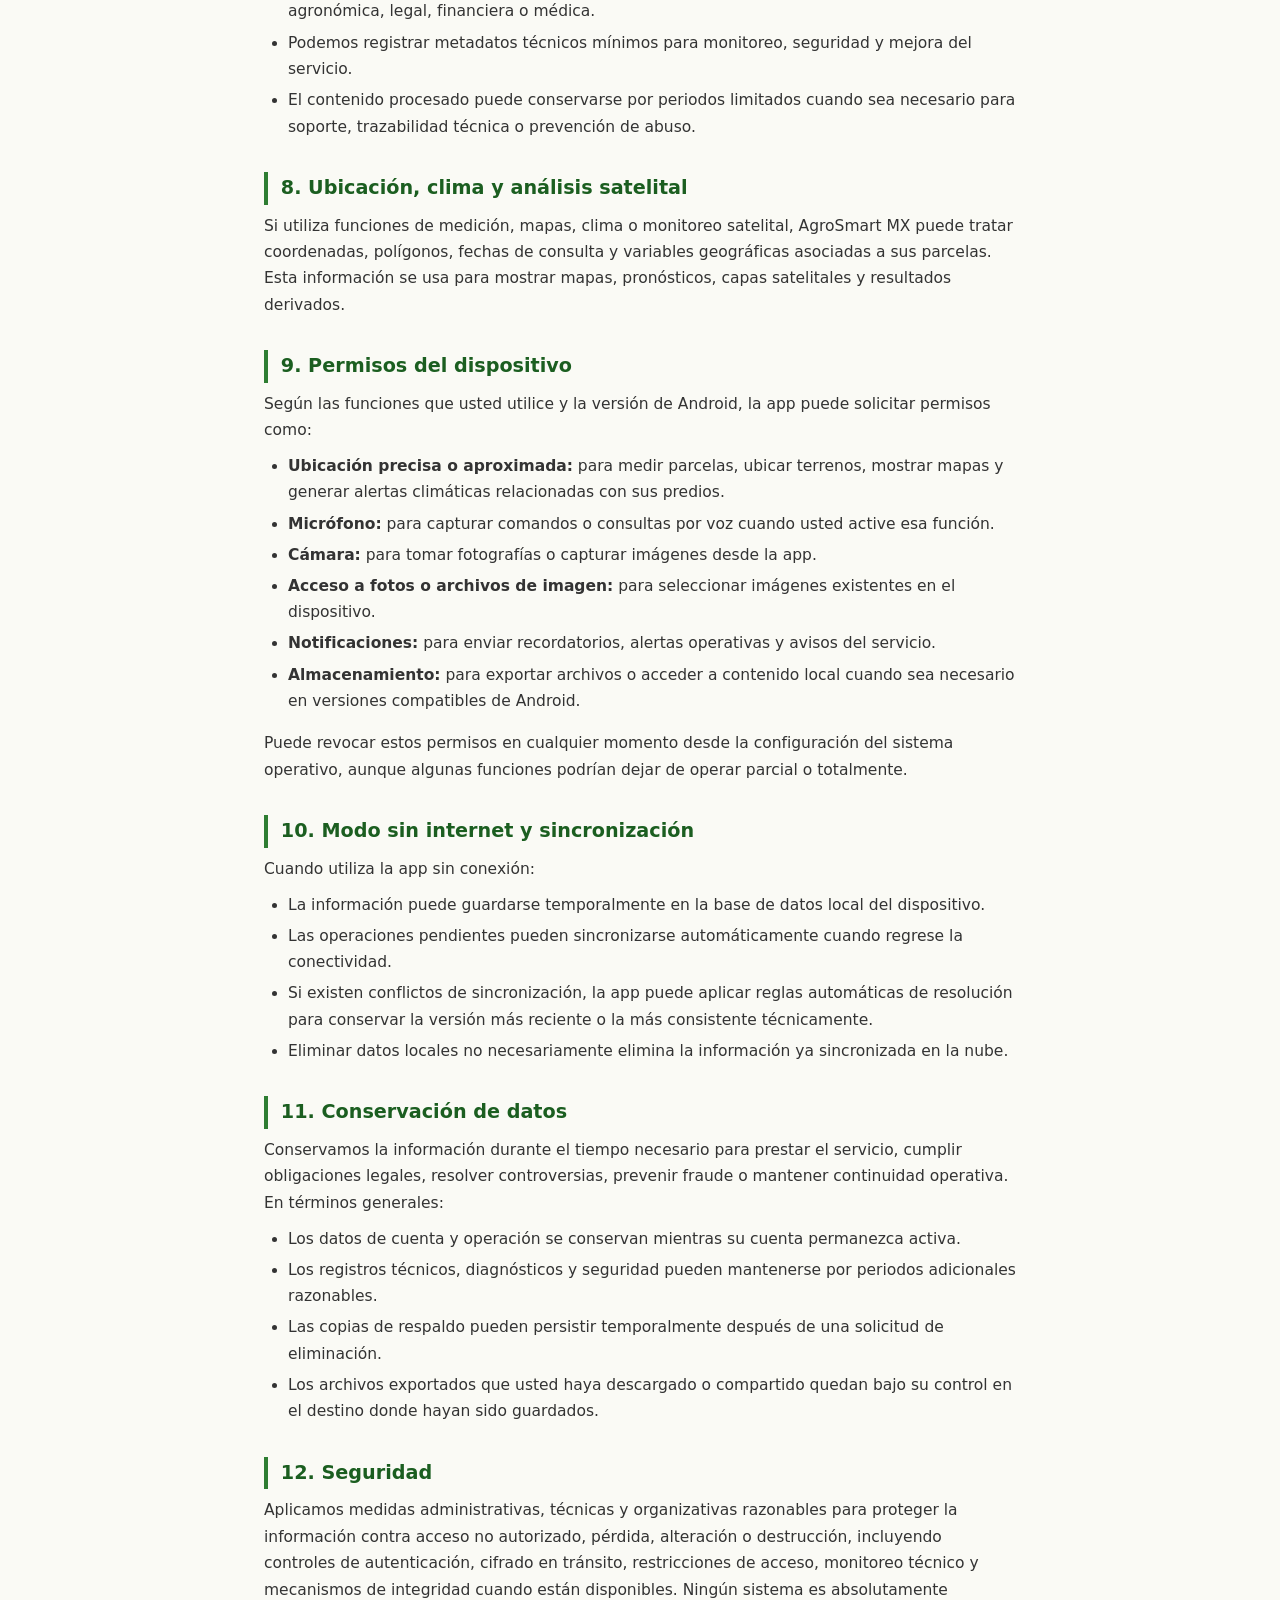
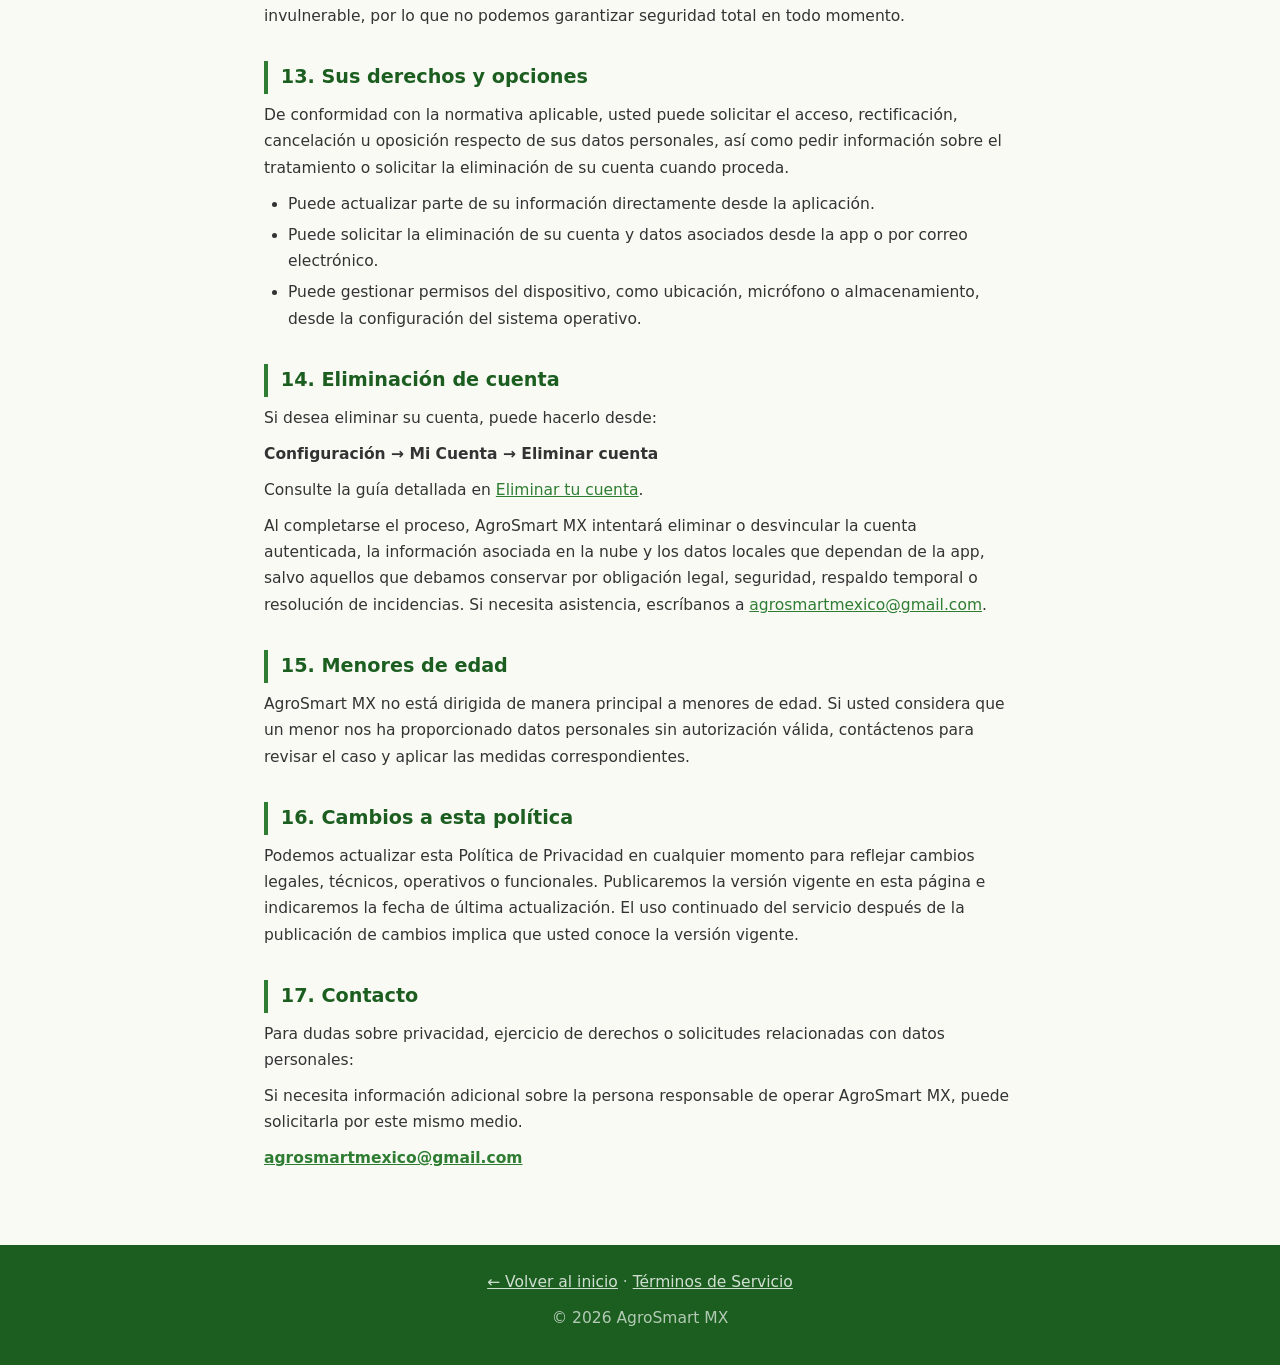
<file: docs/privacidad.html>
<!DOCTYPE html>
<html lang="es">
<head>
    <meta charset="UTF-8">
    <meta name="viewport" content="width=device-width, initial-scale=1.0">
    <title>Política de Privacidad — AgroSmart MX</title>
    <meta name="description" content="Política de privacidad de AgroSmart MX para funciones agrícolas, analítica, IA, sincronización y soporte.">
    <meta name="theme-color" content="#2E7D32">
    <link rel="icon" type="image/webp" href="img/icon.webp">
    <style>
        *, *::before, *::after { box-sizing: border-box; margin: 0; padding: 0; }
        html { scroll-behavior: smooth; }
        body {
            font-family: 'Segoe UI', system-ui, -apple-system, sans-serif;
            color: #333; line-height: 1.7; background: #fafaf5;
        }
        a { color: #2E7D32; }
        :root {
            --green-dark: #1B5E20;
            --green: #2E7D32;
        }
        nav {
            background: var(--green-dark); color: #fff;
            display: flex; align-items: center; gap: .5rem;
            padding: .8rem 2rem; font-weight: 700; font-size: 1.1rem;
        }
        nav img { width: 32px; height: 32px; border-radius: 8px; }
        nav a { color: #fff; text-decoration: none; }
        nav a:hover { text-decoration: underline; }
        .container {
            max-width: 800px; margin: 0 auto; padding: 2.5rem 1.5rem 4rem;
        }
        h1 {
            font-size: 2rem; color: var(--green-dark); margin-bottom: .3rem;
        }
        .date { color: #888; margin-bottom: 2rem; font-size: .95rem; }
        h2 {
            font-size: 1.2rem; color: var(--green-dark);
            margin-top: 2rem; margin-bottom: .5rem;
            border-left: 4px solid var(--green); padding-left: .8rem;
        }
        p, li { font-size: .97rem; margin-bottom: .6rem; }
        ul { padding-left: 1.5rem; margin-bottom: 1rem; }
        li { margin-bottom: .3rem; }
        footer {
            background: var(--green-dark); color: #ffffffaa; text-align: center;
            padding: 1.5rem; font-size: .85rem;
        }
        footer a { color: #ffffffcc; }
    </style>
</head>
<body>

<nav>
    <a href="index.html" style="display:flex;align-items:center;gap:.5rem;">
        <img src="img/icon_round.webp" alt="AgroSmart MX" width="32" height="32">
        AgroSmart MX
    </a>
</nav>

<div class="container">

<h1>Política de Privacidad</h1>
<p class="date">Última actualización: Marzo 2026</p>

<h2>1. Alcance de esta política</h2>
<p>Esta Política de Privacidad describe cómo AgroSmart MX recopila, usa, almacena y protege la información tratada a través de su aplicación móvil, su sitio web y los servicios técnicos asociados. Aplica a funciones como registro de cuenta, gestión agrícola, trabajo colaborativo, análisis de datos, exportaciones, sincronización, mapas, clima, imágenes satelitales y funciones asistidas por inteligencia artificial.</p>
<p>AgroSmart MX es una marca y proyecto digital independiente operado por su titular como persona física. Cuando en esta Política se menciona "AgroSmart MX", "nosotros" o "el servicio", se hace referencia a la operación de esta marca y plataforma por su titular, y no necesariamente a una sociedad mercantil o empresa formalmente constituida.</p>

<h2>2. Datos que podemos recopilar</h2>
<p>Dependiendo de las funciones que utilice, AgroSmart MX puede tratar las siguientes categorías de información:</p>
<ul>
    <li><strong>Datos de cuenta e identificadores:</strong> correo electrónico, nombre visible, UID de autenticación, proveedor de acceso y preferencias básicas de cuenta.</li>
    <li><strong>Datos agrícolas y operativos:</strong> parcelas, cultivos, ciclos, actividades, costos, rendimientos, bitácoras, incidencias, inventarios, catálogos y observaciones capturadas por usted o por usuarios autorizados de su equipo.</li>
    <li><strong>Datos de ubicación:</strong> coordenadas, trazos de medición, ubicaciones de parcelas y datos necesarios para mapas, clima y análisis geoespaciales.</li>
    <li><strong>Imágenes, archivos y contenido generado por el usuario:</strong> fotografías, archivos adjuntos, exportaciones y otros contenidos que usted cargue o genere desde la app.</li>
    <li><strong>Audio y entrada por voz:</strong> fragmentos de voz o transcripciones cuando utiliza funciones de dictado o consulta por voz.</li>
    <li><strong>Conversaciones con el asistente:</strong> consultas, instrucciones y contexto enviado para generar respuestas o recomendaciones relacionadas con funciones de IA.</li>
    <li><strong>Datos técnicos y de diagnóstico:</strong> eventos de uso, identificadores técnicos del dispositivo o instalación, registros mínimos de errores, métricas de rendimiento, estado de sincronización y señales antifraude o de integridad.</li>
    <li><strong>Datos offline:</strong> copias locales, caché, colas de sincronización y configuraciones necesarias para operar sin conexión.</li>
    <li><strong>Datos de colaboración:</strong> nombres, correos u otros identificadores de colaboradores agregados por usted para asignación de actividades y operación del equipo de trabajo.</li>
</ul>

<h2>3. Finalidades del tratamiento</h2>
<p>Utilizamos la información para:</p>
<ul>
    <li>Crear y administrar su cuenta, autenticar su acceso y mantener su sesión activa.</li>
    <li>Permitir el uso principal de la app para gestión de parcelas, cultivos, costos, actividades, calendarios, bitácoras y trabajo colaborativo.</li>
    <li>Guardar, sincronizar, respaldar y recuperar su información entre dispositivos o sesiones.</li>
    <li>Generar mapas, mediciones, visualizaciones y resultados basados en ubicación, clima o imágenes satelitales.</li>
    <li>Procesar consultas al asistente, funciones de voz y recomendaciones automatizadas.</li>
    <li>Emitir alertas, recordatorios, notificaciones y mensajes operativos relacionados con el servicio.</li>
    <li>Generar archivos de exportación y facilitar la portabilidad de datos.</li>
    <li>Monitorear errores, prevenir abuso, proteger la seguridad del servicio y mejorar estabilidad, rendimiento y experiencia de uso.</li>
    <li>Cumplir obligaciones legales, atender solicitudes de soporte y responder requerimientos de autoridad competente.</li>
</ul>

<h2>4. Base de almacenamiento y operación</h2>
<p>La información puede almacenarse y procesarse en infraestructura administrada para la operación del servicio y en servicios de terceros contratados para AgroSmart MX, incluyendo autenticación, base de datos, almacenamiento, analítica, monitoreo y procesamiento seguro de solicitudes. También puede mantenerse una copia local en su dispositivo para el funcionamiento sin internet.</p>
<ul>
    <li>Información en la nube para autenticación, sincronización, respaldo y operación multi-dispositivo.</li>
    <li>Información local en el dispositivo para caché, modo offline y configuración.</li>
    <li>Archivos exportados guardados localmente o en la ubicación que usted elija al compartirlos o descargarlos.</li>
</ul>

<h2>5. Servicios de terceros y encargados</h2>
<p>Para operar la app podemos apoyarnos en proveedores tecnológicos y servicios de infraestructura, por ejemplo:</p>
<ul>
    <li><strong>Firebase / Google Cloud:</strong> autenticación, base de datos, almacenamiento, diagnósticos, analítica y operación de servicios relacionados.</li>
    <li><strong>Google Maps u otros servicios cartográficos:</strong> mapas, georreferenciación y visualización.</li>
    <li><strong>Servicios meteorológicos:</strong> consulta de pronósticos, variables climáticas y alertas.</li>
    <li><strong>Servicios satelitales y geoespaciales:</strong> generación de capas, índices o análisis como NDVI y NDMI.</li>
    <li><strong>Servicios de inteligencia artificial:</strong> procesamiento de consultas, clasificación, resumen, asistencia conversacional o análisis automatizado.</li>
    <li><strong>Infraestructura backend del servicio:</strong> recepción y canalización segura de solicitudes hacia proveedores externos cuando corresponda.</li>
</ul>
<p>Estos terceros actúan como proveedores de tecnología o encargados del tratamiento bajo sus propias condiciones operativas. Recomendamos consultar sus avisos y políticas cuando corresponda.</p>

<h2>6. Cómo compartimos la información</h2>
<p>No vendemos sus datos personales. Solo compartimos información en los siguientes supuestos:</p>
<ul>
    <li>Con proveedores que nos ayudan a prestar el servicio, bajo controles contractuales o técnicos razonables.</li>
    <li>Con usuarios, colaboradores o miembros de equipo que usted haya autorizado dentro de la operación de su cuenta.</li>
    <li>Cuando sea necesario para procesar funciones solicitadas por usted, como mapas, clima, análisis satelital o consultas de IA.</li>
    <li>Cuando exista obligación legal, requerimiento válido de autoridad o necesidad de proteger derechos, seguridad o integridad del servicio.</li>
    <li>En caso de cambio de titularidad, cesión del proyecto o transferencia operativa del servicio, respetando la normativa aplicable.</li>
</ul>

<h2>7. Funciones de inteligencia artificial</h2>
<p>Al usar el asistente, recomendaciones inteligentes, análisis automatizados o funciones de voz, parte del contenido que usted proporcione puede ser procesado por sistemas de IA o por servicios backend operados para AgroSmart MX con el fin de generar una respuesta. Procure no incluir información sensible innecesaria en sus consultas.</p>
<ul>
    <li>Las respuestas automatizadas son de apoyo informativo y no sustituyen asesoría técnica, agronómica, legal, financiera o médica.</li>
    <li>Podemos registrar metadatos técnicos mínimos para monitoreo, seguridad y mejora del servicio.</li>
    <li>El contenido procesado puede conservarse por periodos limitados cuando sea necesario para soporte, trazabilidad técnica o prevención de abuso.</li>
</ul>

<h2>8. Ubicación, clima y análisis satelital</h2>
<p>Si utiliza funciones de medición, mapas, clima o monitoreo satelital, AgroSmart MX puede tratar coordenadas, polígonos, fechas de consulta y variables geográficas asociadas a sus parcelas. Esta información se usa para mostrar mapas, pronósticos, capas satelitales y resultados derivados.</p>

<h2>9. Permisos del dispositivo</h2>
<p>Según las funciones que usted utilice y la versión de Android, la app puede solicitar permisos como:</p>
<ul>
    <li><strong>Ubicación precisa o aproximada:</strong> para medir parcelas, ubicar terrenos, mostrar mapas y generar alertas climáticas relacionadas con sus predios.</li>
    <li><strong>Micrófono:</strong> para capturar comandos o consultas por voz cuando usted active esa función.</li>
    <li><strong>Cámara:</strong> para tomar fotografías o capturar imágenes desde la app.</li>
    <li><strong>Acceso a fotos o archivos de imagen:</strong> para seleccionar imágenes existentes en el dispositivo.</li>
    <li><strong>Notificaciones:</strong> para enviar recordatorios, alertas operativas y avisos del servicio.</li>
    <li><strong>Almacenamiento:</strong> para exportar archivos o acceder a contenido local cuando sea necesario en versiones compatibles de Android.</li>
</ul>
<p>Puede revocar estos permisos en cualquier momento desde la configuración del sistema operativo, aunque algunas funciones podrían dejar de operar parcial o totalmente.</p>

<h2>10. Modo sin internet y sincronización</h2>
<p>Cuando utiliza la app sin conexión:</p>
<ul>
    <li>La información puede guardarse temporalmente en la base de datos local del dispositivo.</li>
    <li>Las operaciones pendientes pueden sincronizarse automáticamente cuando regrese la conectividad.</li>
    <li>Si existen conflictos de sincronización, la app puede aplicar reglas automáticas de resolución para conservar la versión más reciente o la más consistente técnicamente.</li>
    <li>Eliminar datos locales no necesariamente elimina la información ya sincronizada en la nube.</li>
</ul>

<h2>11. Conservación de datos</h2>
<p>Conservamos la información durante el tiempo necesario para prestar el servicio, cumplir obligaciones legales, resolver controversias, prevenir fraude o mantener continuidad operativa. En términos generales:</p>
<ul>
    <li>Los datos de cuenta y operación se conservan mientras su cuenta permanezca activa.</li>
    <li>Los registros técnicos, diagnósticos y seguridad pueden mantenerse por periodos adicionales razonables.</li>
    <li>Las copias de respaldo pueden persistir temporalmente después de una solicitud de eliminación.</li>
    <li>Los archivos exportados que usted haya descargado o compartido quedan bajo su control en el destino donde hayan sido guardados.</li>
</ul>

<h2>12. Seguridad</h2>
<p>Aplicamos medidas administrativas, técnicas y organizativas razonables para proteger la información contra acceso no autorizado, pérdida, alteración o destrucción, incluyendo controles de autenticación, cifrado en tránsito, restricciones de acceso, monitoreo técnico y mecanismos de integridad cuando están disponibles. Ningún sistema es absolutamente invulnerable, por lo que no podemos garantizar seguridad total en todo momento.</p>

<h2>13. Sus derechos y opciones</h2>
<p>De conformidad con la normativa aplicable, usted puede solicitar el acceso, rectificación, cancelación u oposición respecto de sus datos personales, así como pedir información sobre el tratamiento o solicitar la eliminación de su cuenta cuando proceda.</p>
<ul>
    <li>Puede actualizar parte de su información directamente desde la aplicación.</li>
    <li>Puede solicitar la eliminación de su cuenta y datos asociados desde la app o por correo electrónico.</li>
    <li>Puede gestionar permisos del dispositivo, como ubicación, micrófono o almacenamiento, desde la configuración del sistema operativo.</li>
</ul>

<h2>14. Eliminación de cuenta</h2>
<p>Si desea eliminar su cuenta, puede hacerlo desde:</p>
<p><strong>Configuración → Mi Cuenta → Eliminar cuenta</strong></p>
<p>Consulte la guía detallada en <a href="eliminar-cuenta.html">Eliminar tu cuenta</a>.</p>
<p>Al completarse el proceso, AgroSmart MX intentará eliminar o desvincular la cuenta autenticada, la información asociada en la nube y los datos locales que dependan de la app, salvo aquellos que debamos conservar por obligación legal, seguridad, respaldo temporal o resolución de incidencias. Si necesita asistencia, escríbanos a <a href="mailto:agrosmartmexico@gmail.com">agrosmartmexico@gmail.com</a>.</p>

<h2>15. Menores de edad</h2>
<p>AgroSmart MX no está dirigida de manera principal a menores de edad. Si usted considera que un menor nos ha proporcionado datos personales sin autorización válida, contáctenos para revisar el caso y aplicar las medidas correspondientes.</p>

<h2>16. Cambios a esta política</h2>
<p>Podemos actualizar esta Política de Privacidad en cualquier momento para reflejar cambios legales, técnicos, operativos o funcionales. Publicaremos la versión vigente en esta página e indicaremos la fecha de última actualización. El uso continuado del servicio después de la publicación de cambios implica que usted conoce la versión vigente.</p>

<h2>17. Contacto</h2>
<p>Para dudas sobre privacidad, ejercicio de derechos o solicitudes relacionadas con datos personales:</p>
<p>Si necesita información adicional sobre la persona responsable de operar AgroSmart MX, puede solicitarla por este mismo medio.</p>
<p><strong><a href="mailto:agrosmartmexico@gmail.com">agrosmartmexico@gmail.com</a></strong></p>

</div>

<footer>
    <p><a href="index.html">← Volver al inicio</a> · <a href="terminos.html">Términos de Servicio</a></p>
    <p style="margin-top:.5rem;">&copy; 2026 AgroSmart MX</p>
</footer>

</body>
</html>
</file>
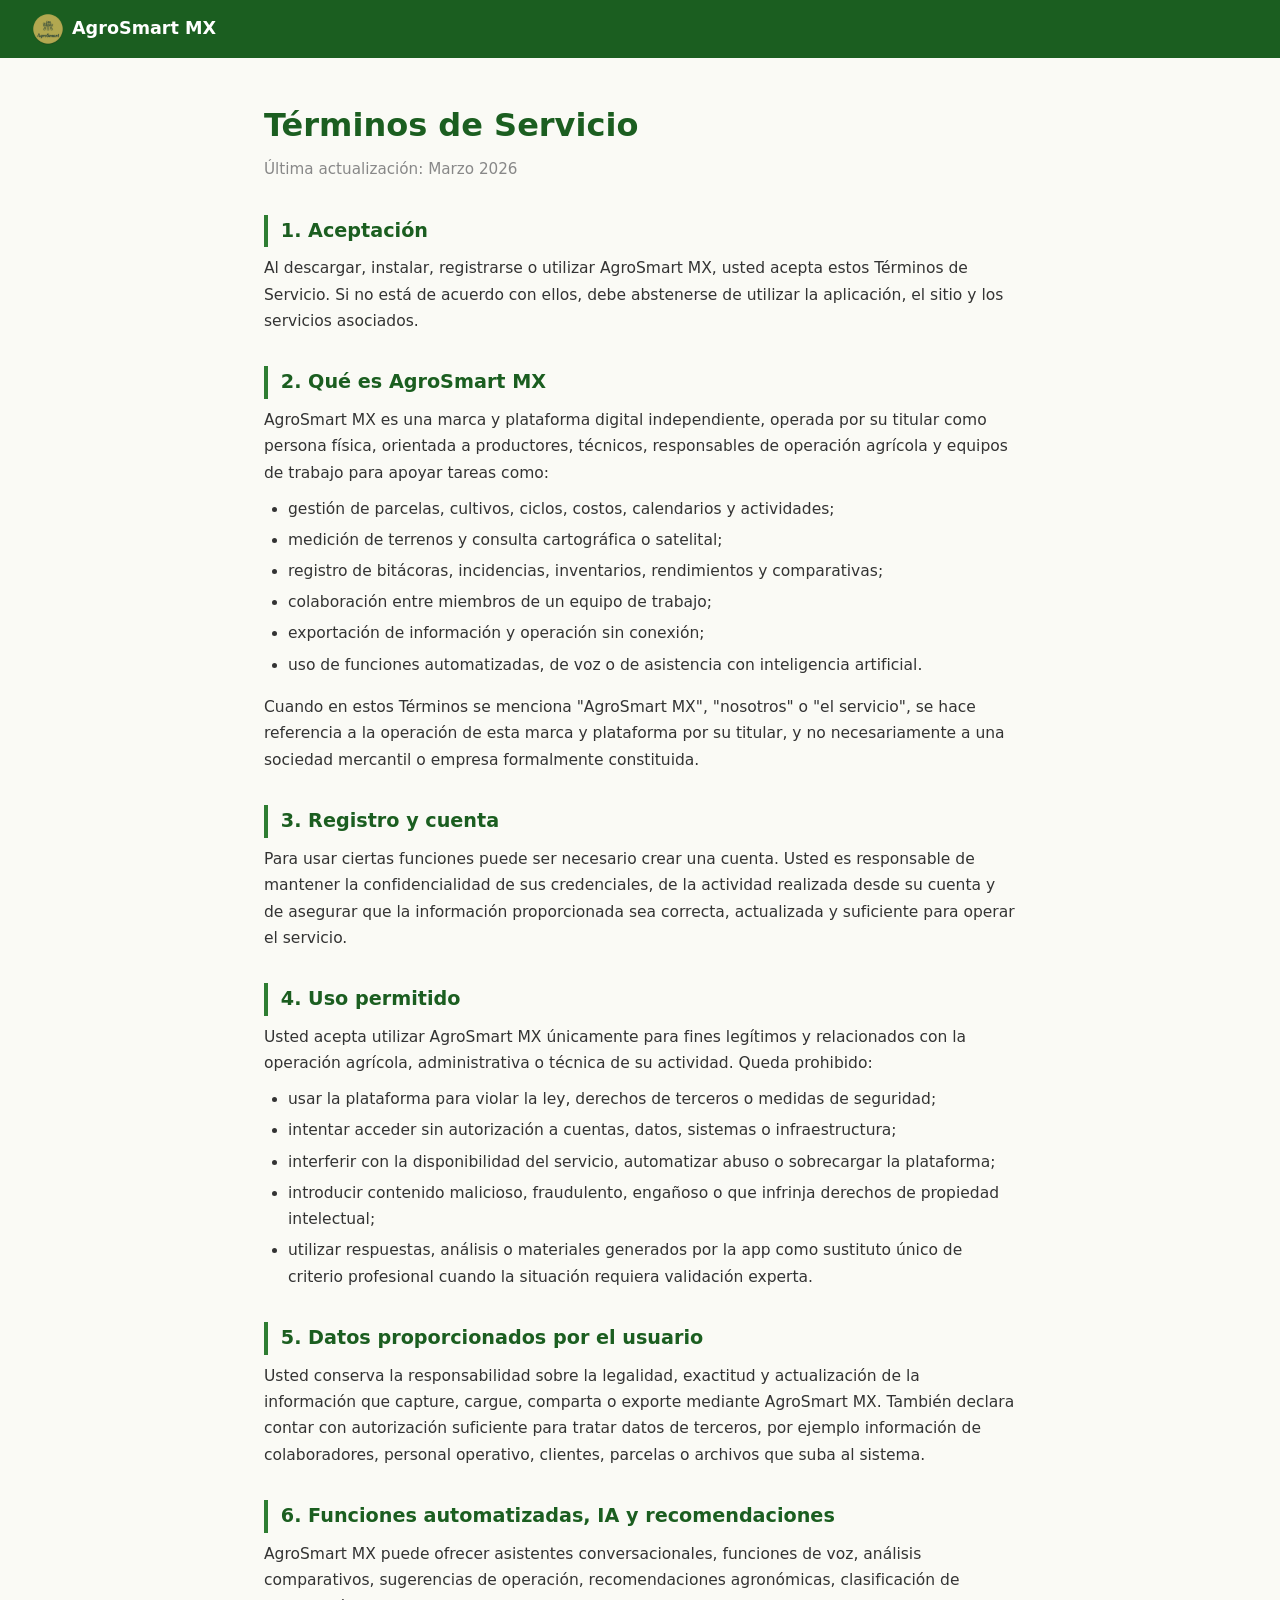
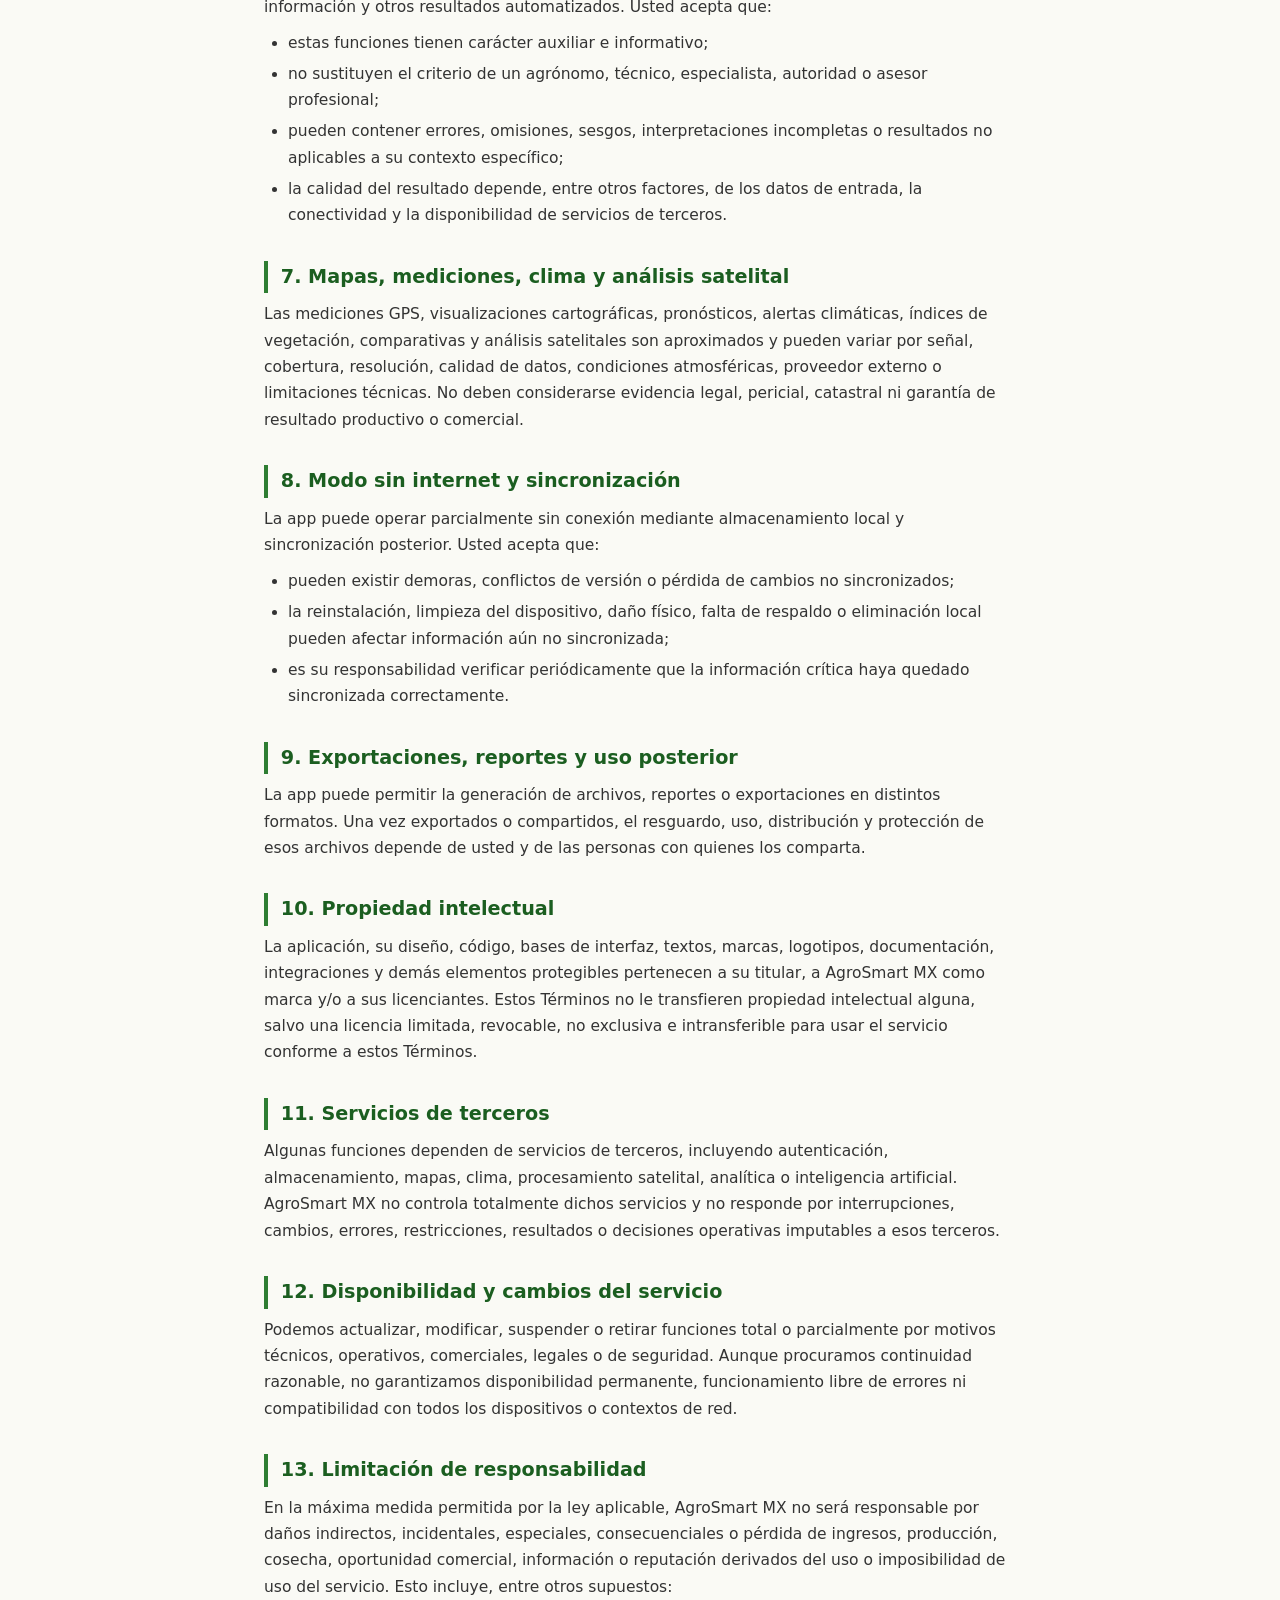
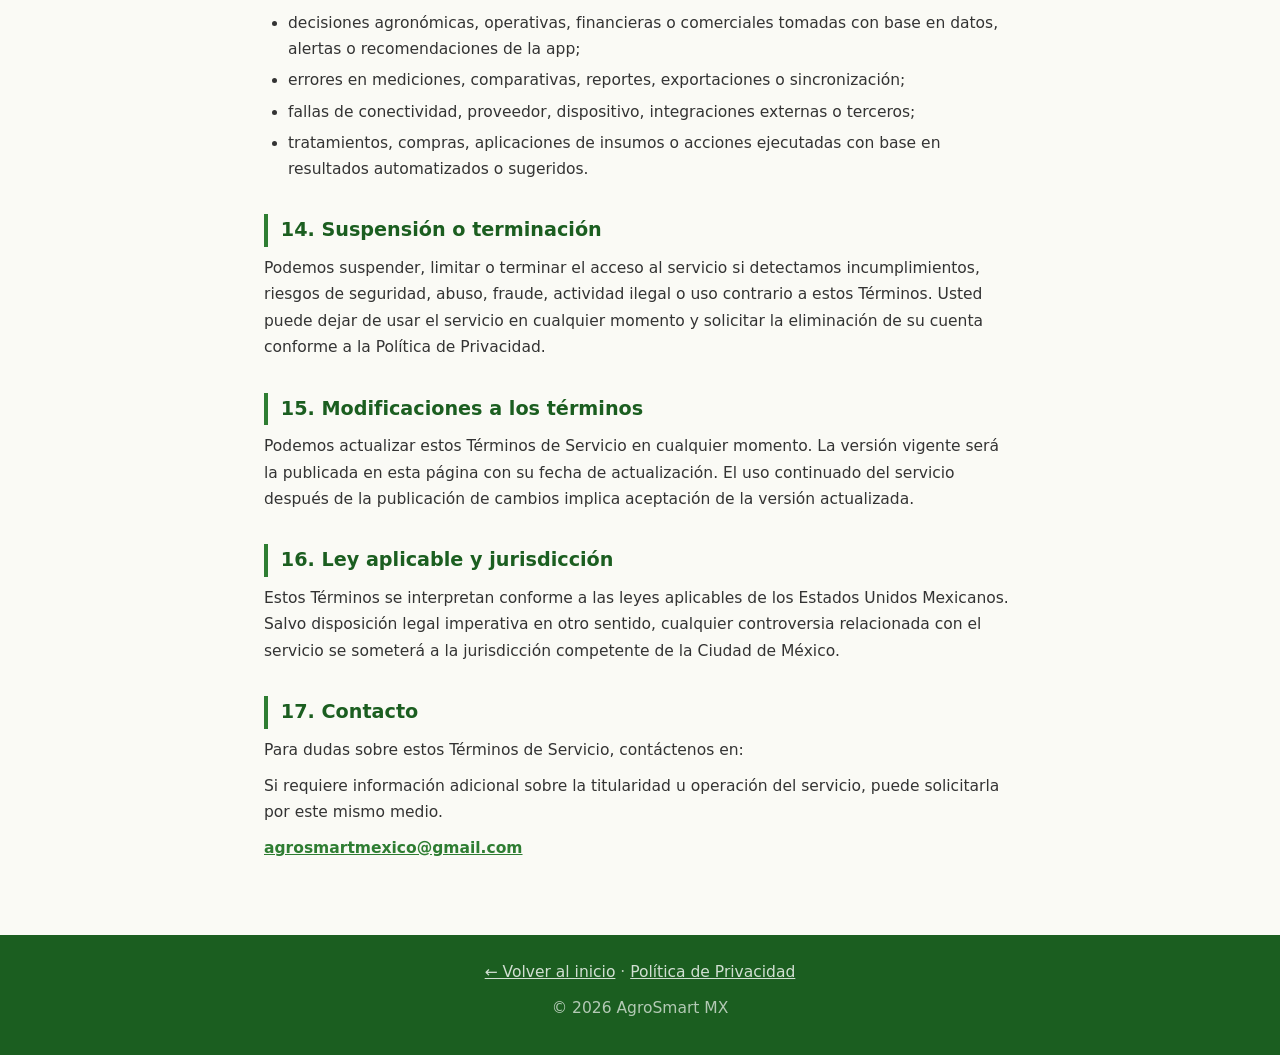
<file: docs/terminos.html>
<!DOCTYPE html>
<html lang="es">
<head>
    <meta charset="UTF-8">
    <meta name="viewport" content="width=device-width, initial-scale=1.0">
    <title>Términos de Servicio — AgroSmart MX</title>
    <meta name="description" content="Términos de servicio de AgroSmart MX para el uso de la app, funciones de IA, datos, exportaciones y servicios relacionados.">
    <meta name="theme-color" content="#2E7D32">
    <link rel="icon" type="image/webp" href="img/icon.webp">
    <style>
        *, *::before, *::after { box-sizing: border-box; margin: 0; padding: 0; }
        html { scroll-behavior: smooth; }
        body {
            font-family: 'Segoe UI', system-ui, -apple-system, sans-serif;
            color: #333; line-height: 1.7; background: #fafaf5;
        }
        a { color: #2E7D32; }
        :root {
            --green-dark: #1B5E20;
            --green: #2E7D32;
        }
        nav {
            background: var(--green-dark); color: #fff;
            display: flex; align-items: center; gap: .5rem;
            padding: .8rem 2rem; font-weight: 700; font-size: 1.1rem;
        }
        nav img { width: 32px; height: 32px; border-radius: 8px; }
        nav a { color: #fff; text-decoration: none; }
        nav a:hover { text-decoration: underline; }
        .container {
            max-width: 800px; margin: 0 auto; padding: 2.5rem 1.5rem 4rem;
        }
        h1 {
            font-size: 2rem; color: var(--green-dark); margin-bottom: .3rem;
        }
        .date { color: #888; margin-bottom: 2rem; font-size: .95rem; }
        h2 {
            font-size: 1.2rem; color: var(--green-dark);
            margin-top: 2rem; margin-bottom: .5rem;
            border-left: 4px solid var(--green); padding-left: .8rem;
        }
        p, li { font-size: .97rem; margin-bottom: .6rem; }
        ul { padding-left: 1.5rem; margin-bottom: 1rem; }
        li { margin-bottom: .3rem; }
        footer {
            background: var(--green-dark); color: #ffffffaa; text-align: center;
            padding: 1.5rem; font-size: .85rem;
        }
        footer a { color: #ffffffcc; }
    </style>
</head>
<body>

<nav>
    <a href="index.html" style="display:flex;align-items:center;gap:.5rem;">
        <img src="img/icon_round.webp" alt="AgroSmart MX" width="32" height="32">
        AgroSmart MX
    </a>
</nav>

<div class="container">

<h1>Términos de Servicio</h1>
<p class="date">Última actualización: Marzo 2026</p>

<h2>1. Aceptación</h2>
<p>Al descargar, instalar, registrarse o utilizar AgroSmart MX, usted acepta estos Términos de Servicio. Si no está de acuerdo con ellos, debe abstenerse de utilizar la aplicación, el sitio y los servicios asociados.</p>

<h2>2. Qué es AgroSmart MX</h2>
<p>AgroSmart MX es una marca y plataforma digital independiente, operada por su titular como persona física, orientada a productores, técnicos, responsables de operación agrícola y equipos de trabajo para apoyar tareas como:</p>
<ul>
    <li>gestión de parcelas, cultivos, ciclos, costos, calendarios y actividades;</li>
    <li>medición de terrenos y consulta cartográfica o satelital;</li>
    <li>registro de bitácoras, incidencias, inventarios, rendimientos y comparativas;</li>
    <li>colaboración entre miembros de un equipo de trabajo;</li>
    <li>exportación de información y operación sin conexión;</li>
    <li>uso de funciones automatizadas, de voz o de asistencia con inteligencia artificial.</li>
</ul>
<p>Cuando en estos Términos se menciona "AgroSmart MX", "nosotros" o "el servicio", se hace referencia a la operación de esta marca y plataforma por su titular, y no necesariamente a una sociedad mercantil o empresa formalmente constituida.</p>

<h2>3. Registro y cuenta</h2>
<p>Para usar ciertas funciones puede ser necesario crear una cuenta. Usted es responsable de mantener la confidencialidad de sus credenciales, de la actividad realizada desde su cuenta y de asegurar que la información proporcionada sea correcta, actualizada y suficiente para operar el servicio.</p>

<h2>4. Uso permitido</h2>
<p>Usted acepta utilizar AgroSmart MX únicamente para fines legítimos y relacionados con la operación agrícola, administrativa o técnica de su actividad. Queda prohibido:</p>
<ul>
    <li>usar la plataforma para violar la ley, derechos de terceros o medidas de seguridad;</li>
    <li>intentar acceder sin autorización a cuentas, datos, sistemas o infraestructura;</li>
    <li>interferir con la disponibilidad del servicio, automatizar abuso o sobrecargar la plataforma;</li>
    <li>introducir contenido malicioso, fraudulento, engañoso o que infrinja derechos de propiedad intelectual;</li>
    <li>utilizar respuestas, análisis o materiales generados por la app como sustituto único de criterio profesional cuando la situación requiera validación experta.</li>
</ul>

<h2>5. Datos proporcionados por el usuario</h2>
<p>Usted conserva la responsabilidad sobre la legalidad, exactitud y actualización de la información que capture, cargue, comparta o exporte mediante AgroSmart MX. También declara contar con autorización suficiente para tratar datos de terceros, por ejemplo información de colaboradores, personal operativo, clientes, parcelas o archivos que suba al sistema.</p>

<h2>6. Funciones automatizadas, IA y recomendaciones</h2>
<p>AgroSmart MX puede ofrecer asistentes conversacionales, funciones de voz, análisis comparativos, sugerencias de operación, recomendaciones agronómicas, clasificación de información y otros resultados automatizados. Usted acepta que:</p>
<ul>
    <li>estas funciones tienen carácter auxiliar e informativo;</li>
    <li>no sustituyen el criterio de un agrónomo, técnico, especialista, autoridad o asesor profesional;</li>
    <li>pueden contener errores, omisiones, sesgos, interpretaciones incompletas o resultados no aplicables a su contexto específico;</li>
    <li>la calidad del resultado depende, entre otros factores, de los datos de entrada, la conectividad y la disponibilidad de servicios de terceros.</li>
</ul>

<h2>7. Mapas, mediciones, clima y análisis satelital</h2>
<p>Las mediciones GPS, visualizaciones cartográficas, pronósticos, alertas climáticas, índices de vegetación, comparativas y análisis satelitales son aproximados y pueden variar por señal, cobertura, resolución, calidad de datos, condiciones atmosféricas, proveedor externo o limitaciones técnicas. No deben considerarse evidencia legal, pericial, catastral ni garantía de resultado productivo o comercial.</p>

<h2>8. Modo sin internet y sincronización</h2>
<p>La app puede operar parcialmente sin conexión mediante almacenamiento local y sincronización posterior. Usted acepta que:</p>
<ul>
    <li>pueden existir demoras, conflictos de versión o pérdida de cambios no sincronizados;</li>
    <li>la reinstalación, limpieza del dispositivo, daño físico, falta de respaldo o eliminación local pueden afectar información aún no sincronizada;</li>
    <li>es su responsabilidad verificar periódicamente que la información crítica haya quedado sincronizada correctamente.</li>
</ul>

<h2>9. Exportaciones, reportes y uso posterior</h2>
<p>La app puede permitir la generación de archivos, reportes o exportaciones en distintos formatos. Una vez exportados o compartidos, el resguardo, uso, distribución y protección de esos archivos depende de usted y de las personas con quienes los comparta.</p>

<h2>10. Propiedad intelectual</h2>
<p>La aplicación, su diseño, código, bases de interfaz, textos, marcas, logotipos, documentación, integraciones y demás elementos protegibles pertenecen a su titular, a AgroSmart MX como marca y/o a sus licenciantes. Estos Términos no le transfieren propiedad intelectual alguna, salvo una licencia limitada, revocable, no exclusiva e intransferible para usar el servicio conforme a estos Términos.</p>

<h2>11. Servicios de terceros</h2>
<p>Algunas funciones dependen de servicios de terceros, incluyendo autenticación, almacenamiento, mapas, clima, procesamiento satelital, analítica o inteligencia artificial. AgroSmart MX no controla totalmente dichos servicios y no responde por interrupciones, cambios, errores, restricciones, resultados o decisiones operativas imputables a esos terceros.</p>

<h2>12. Disponibilidad y cambios del servicio</h2>
<p>Podemos actualizar, modificar, suspender o retirar funciones total o parcialmente por motivos técnicos, operativos, comerciales, legales o de seguridad. Aunque procuramos continuidad razonable, no garantizamos disponibilidad permanente, funcionamiento libre de errores ni compatibilidad con todos los dispositivos o contextos de red.</p>

<h2>13. Limitación de responsabilidad</h2>
<p>En la máxima medida permitida por la ley aplicable, AgroSmart MX no será responsable por daños indirectos, incidentales, especiales, consecuenciales o pérdida de ingresos, producción, cosecha, oportunidad comercial, información o reputación derivados del uso o imposibilidad de uso del servicio. Esto incluye, entre otros supuestos:</p>
<ul>
    <li>decisiones agronómicas, operativas, financieras o comerciales tomadas con base en datos, alertas o recomendaciones de la app;</li>
    <li>errores en mediciones, comparativas, reportes, exportaciones o sincronización;</li>
    <li>fallas de conectividad, proveedor, dispositivo, integraciones externas o terceros;</li>
    <li>tratamientos, compras, aplicaciones de insumos o acciones ejecutadas con base en resultados automatizados o sugeridos.</li>
</ul>

<h2>14. Suspensión o terminación</h2>
<p>Podemos suspender, limitar o terminar el acceso al servicio si detectamos incumplimientos, riesgos de seguridad, abuso, fraude, actividad ilegal o uso contrario a estos Términos. Usted puede dejar de usar el servicio en cualquier momento y solicitar la eliminación de su cuenta conforme a la Política de Privacidad.</p>

<h2>15. Modificaciones a los términos</h2>
<p>Podemos actualizar estos Términos de Servicio en cualquier momento. La versión vigente será la publicada en esta página con su fecha de actualización. El uso continuado del servicio después de la publicación de cambios implica aceptación de la versión actualizada.</p>

<h2>16. Ley aplicable y jurisdicción</h2>
<p>Estos Términos se interpretan conforme a las leyes aplicables de los Estados Unidos Mexicanos. Salvo disposición legal imperativa en otro sentido, cualquier controversia relacionada con el servicio se someterá a la jurisdicción competente de la Ciudad de México.</p>

<h2>17. Contacto</h2>
<p>Para dudas sobre estos Términos de Servicio, contáctenos en:</p>
<p>Si requiere información adicional sobre la titularidad u operación del servicio, puede solicitarla por este mismo medio.</p>
<p><strong><a href="mailto:agrosmartmexico@gmail.com">agrosmartmexico@gmail.com</a></strong></p>

</div>

<footer>
    <p><a href="index.html">← Volver al inicio</a> · <a href="privacidad.html">Política de Privacidad</a></p>
    <p style="margin-top:.5rem;">&copy; 2026 AgroSmart MX</p>
</footer>

</body>
</html>
</file>
<file: styles.css>
/* Reset and Base Styles */
* {
    margin: 0;
    padding: 0;
    box-sizing: border-box;
}

body {
    font-family: 'Segoe UI', Tahoma, Geneva, Verdana, sans-serif;
    line-height: 1.6;
    color: #333;
    background-color: #f4f4f4;
}

.container {
    max-width: 1200px;
    margin: 0 auto;
    padding: 0 20px;
}

/* Header and Navigation */
header {
    background-color: #2c5f2d;
    box-shadow: 0 2px 5px rgba(0,0,0,0.1);
    position: sticky;
    top: 0;
    z-index: 1000;
}

.navbar {
    padding: 1rem 0;
}

.navbar .container {
    display: flex;
    justify-content: space-between;
    align-items: center;
}

.logo h1 {
    color: #fff;
    font-size: 1.8rem;
}

.logo .highlight {
    color: #97c93d;
}

.nav-menu {
    display: flex;
    list-style: none;
    gap: 2rem;
}

.nav-menu a {
    color: #fff;
    text-decoration: none;
    font-weight: 500;
    transition: color 0.3s ease;
}

.nav-menu a:hover {
    color: #97c93d;
}

/* Hero Section */
.hero {
    background: linear-gradient(135deg, #2c5f2d 0%, #97c93d 100%);
    color: #fff;
    padding: 100px 0;
    text-align: center;
}

.hero-content h2 {
    font-size: 2.5rem;
    margin-bottom: 1rem;
}

.hero-content p {
    font-size: 1.2rem;
    margin-bottom: 2rem;
    max-width: 700px;
    margin-left: auto;
    margin-right: auto;
}

.btn-primary {
    background-color: #fff;
    color: #2c5f2d;
    padding: 12px 30px;
    border: none;
    border-radius: 5px;
    font-size: 1rem;
    font-weight: bold;
    cursor: pointer;
    transition: all 0.3s ease;
}

.btn-primary:hover {
    background-color: #f0f0f0;
    transform: translateY(-2px);
    box-shadow: 0 4px 8px rgba(0,0,0,0.2);
}

/* Features Section */
.features {
    padding: 80px 0;
    background-color: #fff;
}

.features h2 {
    text-align: center;
    font-size: 2.2rem;
    margin-bottom: 3rem;
    color: #2c5f2d;
}

.features-grid {
    display: grid;
    grid-template-columns: repeat(auto-fit, minmax(250px, 1fr));
    gap: 2rem;
}

.feature-card {
    background: #f9f9f9;
    padding: 2rem;
    border-radius: 10px;
    text-align: center;
    transition: transform 0.3s ease, box-shadow 0.3s ease;
}

.feature-card:hover {
    transform: translateY(-5px);
    box-shadow: 0 8px 16px rgba(0,0,0,0.1);
}

.feature-card .icon {
    font-size: 3rem;
    margin-bottom: 1rem;
}

.feature-card h3 {
    color: #2c5f2d;
    margin-bottom: 1rem;
}

.feature-card p {
    color: #666;
}

/* About Section */
.about {
    padding: 80px 0;
    background-color: #f4f4f4;
}

.about h2 {
    font-size: 2.2rem;
    margin-bottom: 2rem;
    color: #2c5f2d;
    text-align: center;
}

.about p {
    font-size: 1.1rem;
    line-height: 1.8;
    margin-bottom: 1.5rem;
    text-align: center;
    max-width: 800px;
    margin-left: auto;
    margin-right: auto;
}

/* Contact Section */
.contact {
    padding: 80px 0;
    background-color: #fff;
}

.contact h2 {
    font-size: 2.2rem;
    margin-bottom: 1rem;
    color: #2c5f2d;
    text-align: center;
}

.contact > .container > p {
    text-align: center;
    margin-bottom: 2rem;
    font-size: 1.1rem;
}

.contact-form {
    max-width: 600px;
    margin: 0 auto;
    display: flex;
    flex-direction: column;
    gap: 1rem;
}

.contact-form input,
.contact-form textarea {
    padding: 12px;
    border: 1px solid #ddd;
    border-radius: 5px;
    font-size: 1rem;
    font-family: inherit;
}

.contact-form input:focus,
.contact-form textarea:focus {
    outline: none;
    border-color: #2c5f2d;
}

.contact-form button {
    margin-top: 1rem;
}

/* Footer */
footer {
    background-color: #2c5f2d;
    color: #fff;
    padding: 2rem 0;
    text-align: center;
}

footer p {
    margin: 0.5rem 0;
}

/* Responsive Design */
@media (max-width: 768px) {
    .navbar .container {
        flex-direction: column;
        gap: 1rem;
    }
    
    .nav-menu {
        gap: 1rem;
    }
    
    .hero-content h2 {
        font-size: 2rem;
    }
    
    .hero-content p {
        font-size: 1rem;
    }
    
    .features h2,
    .about h2,
    .contact h2 {
        font-size: 1.8rem;
    }
}
</file>
